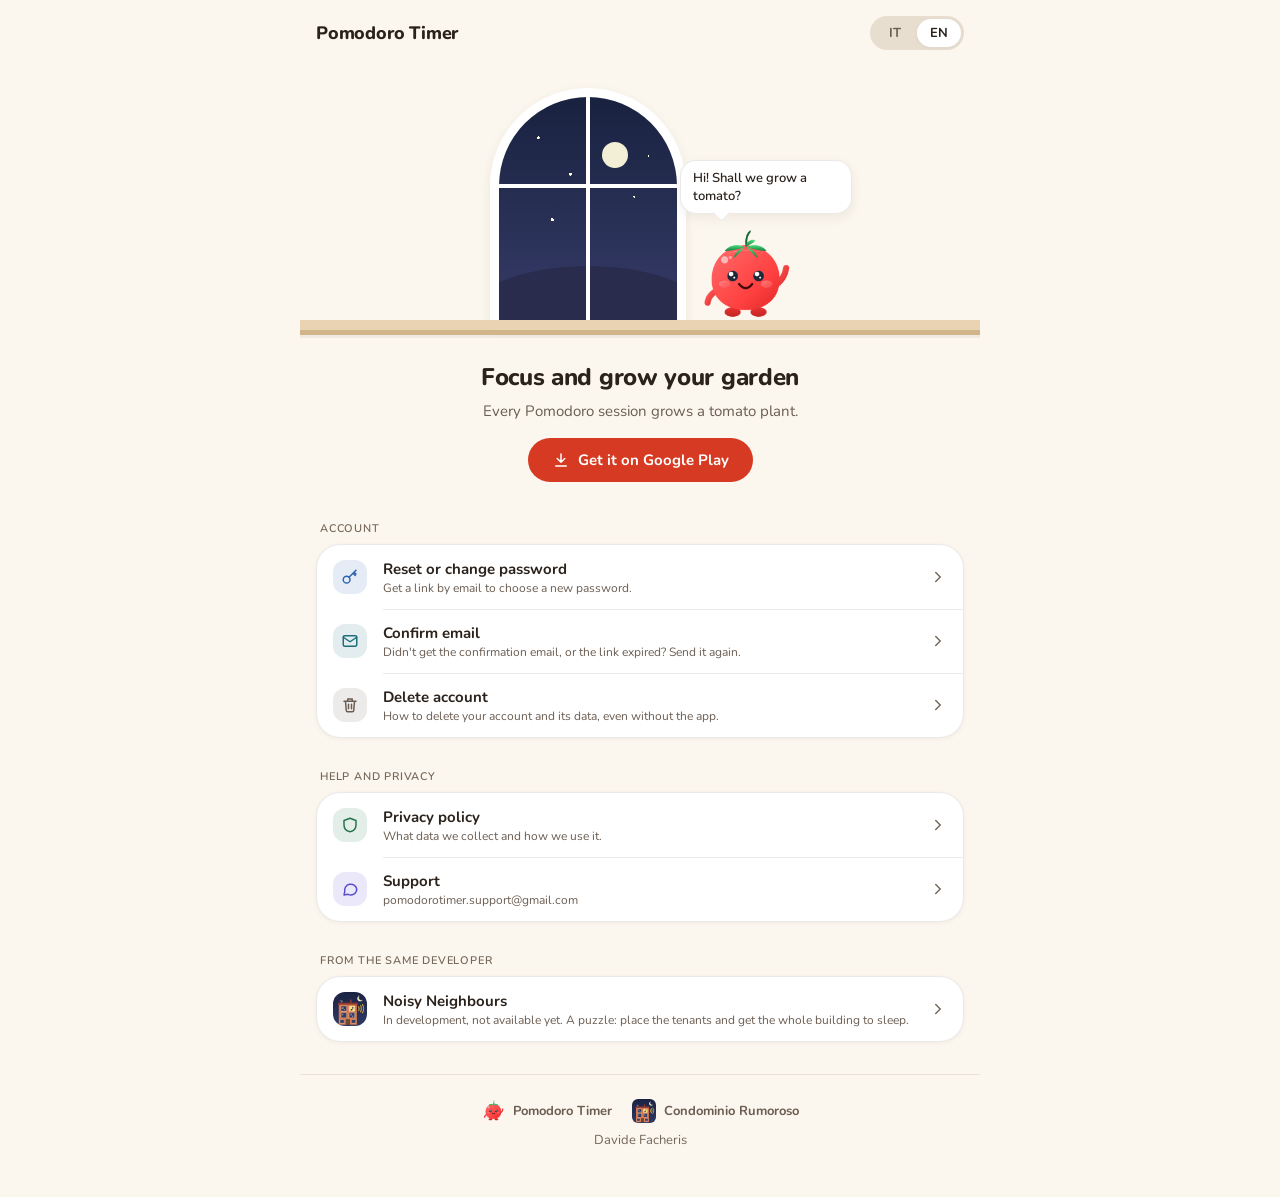
<file: index.html>
<!doctype html>
<html lang="it">
<head>
  <meta charset="utf-8">
  <meta name="viewport" content="width=device-width, initial-scale=1">
  <title>Pomodoro Timer</title>
  <meta name="description" content="Pomodoro Timer: concentrati e fai crescere il tuo orto. Assistenza, account e privacy.">
  <meta name="theme-color" content="#FBF6EE" media="(prefers-color-scheme: light)">
  <meta name="theme-color" content="#17120F" media="(prefers-color-scheme: dark)">
  <link rel="icon" type="image/png" href="/assets/favicon.png">
  <link rel="apple-touch-icon" href="/assets/apple-touch-icon.png">
  <link rel="preload" href="/assets/fonts/Nunito_800ExtraBold.ttf" as="font" type="font/ttf" crossorigin>
  <link rel="stylesheet" href="/assets/site.css?v=4">
</head>
<body class="home-page">
<main>
  <header class="site">
    <a class="home" href="/">Pomodoro Timer</a>
    <nav class="lang-switch"><a href="?lang=it" data-lang="it">IT</a><a href="?lang=en" data-lang="en">EN</a></nav>
  </header>

  <!-- The windowsill of the app: the arched window follows the time of day, Pomodorino stands on the shelf -->
  <section class="sill" data-daylight aria-hidden="true">
    <div class="window">
      <div class="sky"><span class="stars"></span><span class="sun"></span><span class="hill"></span><span class="bar v"></span><span class="bar h"></span></div>
    </div>
    <div class="bubble" data-i18n="greeting">Ciao! Facciamo crescere un pomodoro?</div>
    <img class="mascot" src="/assets/mascot.png" alt="" width="104" height="104">
    <div class="shelf"></div>
  </section>

  <section class="intro">
    <h1 data-i18n="title">Concentrati e fai crescere il tuo orto</h1>
    <p data-i18n="subtitle">Ogni sessione con la tecnica del pomodoro fa crescere una pianta di pomodoro.</p>
    <a class="button" href="https://play.google.com/store/apps/details?id=com.davidefacheris.pomodoro">
      <svg viewBox="0 0 24 24" fill="none" stroke="currentColor" stroke-width="2" stroke-linecap="round" stroke-linejoin="round" aria-hidden="true"><path d="M12 4v11m-5-5 5 5 5-5M5 20h14"/></svg>
      <span data-i18n="playTitle">Scarica su Google Play</span>
    </a>
  </section>

  <div>
    <div class="overline" data-i18n="sectionAccount">Account</div>
    <nav class="list">
      <a class="row" href="/reset-password/">
        <span class="tile device"><svg viewBox="0 0 24 24" fill="none" stroke="currentColor" stroke-width="2" stroke-linecap="round" stroke-linejoin="round" aria-hidden="true"><circle cx="7.5" cy="15.5" r="4.5"/><path d="M10.7 12.3 20 3m-4 4 3 3m-1.5-4.5L20 8"/></svg></span>
        <span class="row-text"><strong data-i18n="resetTitle">Reimposta o cambia password</strong><span data-i18n="resetText">Ricevi via email un link per scegliere una nuova password.</span></span>
        <svg class="chevron" viewBox="0 0 24 24" fill="none" stroke="currentColor" stroke-width="2" stroke-linecap="round" stroke-linejoin="round" aria-hidden="true"><path d="m9 6 6 6-6 6"/></svg>
      </a>
      <a class="row" href="/auth/confirm/">
        <span class="tile timer"><svg viewBox="0 0 24 24" fill="none" stroke="currentColor" stroke-width="2" stroke-linecap="round" stroke-linejoin="round" aria-hidden="true"><rect x="3" y="5" width="18" height="14" rx="2"/><path d="m3 7 9 6 9-6"/></svg></span>
        <span class="row-text"><strong data-i18n="confirmTitle">Conferma email</strong><span data-i18n="confirmText">Non hai ricevuto l'email di conferma o il link è scaduto? Inviala di nuovo.</span></span>
        <svg class="chevron" viewBox="0 0 24 24" fill="none" stroke="currentColor" stroke-width="2" stroke-linecap="round" stroke-linejoin="round" aria-hidden="true"><path d="m9 6 6 6-6 6"/></svg>
      </a>
      <a class="row" href="/delete-account/">
        <span class="tile"><svg viewBox="0 0 24 24" fill="none" stroke="currentColor" stroke-width="2" stroke-linecap="round" stroke-linejoin="round" aria-hidden="true"><path d="M4 7h16M10 11v6m4-6v6M6 7l1 12a2 2 0 0 0 2 2h6a2 2 0 0 0 2-2l1-12M9 7V4h6v3"/></svg></span>
        <span class="row-text"><strong data-i18n="deleteTitle">Elimina account</strong><span data-i18n="deleteText">Come eliminare l'account e i dati associati, anche senza l'app.</span></span>
        <svg class="chevron" viewBox="0 0 24 24" fill="none" stroke="currentColor" stroke-width="2" stroke-linecap="round" stroke-linejoin="round" aria-hidden="true"><path d="m9 6 6 6-6 6"/></svg>
      </a>
    </nav>
  </div>

  <div>
    <div class="overline" data-i18n="sectionHelp">Aiuto e privacy</div>
    <nav class="list">
      <a class="row" href="/privacy/">
        <span class="tile nature"><svg viewBox="0 0 24 24" fill="none" stroke="currentColor" stroke-width="2" stroke-linecap="round" stroke-linejoin="round" aria-hidden="true"><path d="M12 3 4 6v6c0 5 3.5 8 8 9 4.5-1 8-4 8-9V6z"/></svg></span>
        <span class="row-text"><strong data-i18n="privacyTitle">Privacy policy</strong><span data-i18n="privacyText">Quali dati raccogliamo e come li usiamo.</span></span>
        <svg class="chevron" viewBox="0 0 24 24" fill="none" stroke="currentColor" stroke-width="2" stroke-linecap="round" stroke-linejoin="round" aria-hidden="true"><path d="m9 6 6 6-6 6"/></svg>
      </a>
      <a class="row" href="mailto:pomodorotimer.support@gmail.com?subject=Pomodoro%20Timer">
        <span class="tile info"><svg viewBox="0 0 24 24" fill="none" stroke="currentColor" stroke-width="2" stroke-linecap="round" stroke-linejoin="round" aria-hidden="true"><path d="M21 12a8 8 0 0 1-11.6 7.1L4 20l1-4.6A8 8 0 1 1 21 12z"/></svg></span>
        <span class="row-text"><strong data-i18n="supportTitle">Assistenza</strong><span>pomodorotimer.support@gmail.com</span></span>
        <svg class="chevron" viewBox="0 0 24 24" fill="none" stroke="currentColor" stroke-width="2" stroke-linecap="round" stroke-linejoin="round" aria-hidden="true"><path d="m9 6 6 6-6 6"/></svg>
      </a>
    </nav>
  </div>

  <div>
    <div class="overline" data-i18n="sectionApps">Dallo stesso sviluppatore</div>
    <nav class="list">
      <a class="row" href="/condominio/">
        <img class="app-icon" src="/condominio/assets/icon.png" alt="" width="34" height="34">
        <span class="row-text"><strong data-i18n="condoTitle">Condominio Rumoroso</strong><span data-i18n="condoText">In sviluppo, non ancora disponibile. Un rompicapo: sistema gli inquilini e fai dormire tutto il palazzo.</span></span>
        <svg class="chevron" viewBox="0 0 24 24" fill="none" stroke="currentColor" stroke-width="2" stroke-linecap="round" stroke-linejoin="round" aria-hidden="true"><path d="m9 6 6 6-6 6"/></svg>
      </a>
    </nav>
  </div>
</main>
<footer class="apps">
  <a href="/"><img src="/assets/mascot.png" alt="" width="24" height="24">Pomodoro Timer</a>
  <a href="/condominio/"><img src="/condominio/assets/icon.png" alt="" width="24" height="24">Condominio Rumoroso</a>
  <span class="by">Davide Facheris</span>
</footer>
<script src="/assets/site.js?v=3"></script>
<script>
  PomodoroSite.translate({
    it: {
      pageTitle: 'Pomodoro Timer',
      greeting: 'Ciao! Facciamo crescere un pomodoro?',
      title: 'Concentrati e fai crescere il tuo orto',
      subtitle: 'Ogni sessione con la tecnica del pomodoro fa crescere una pianta di pomodoro.',
      playTitle: 'Scarica su Google Play',
      sectionAccount: 'Account',
      resetTitle: 'Reimposta o cambia password',
      resetText: 'Ricevi via email un link per scegliere una nuova password.',
      confirmTitle: 'Conferma email',
      confirmText: "Non hai ricevuto l'email di conferma o il link è scaduto? Inviala di nuovo.",
      deleteTitle: 'Elimina account',
      deleteText: "Come eliminare l'account e i dati associati, anche senza l'app.",
      sectionHelp: 'Aiuto e privacy',
      privacyTitle: 'Privacy policy',
      privacyText: 'Quali dati raccogliamo e come li usiamo.',
      supportTitle: 'Assistenza',
      sectionApps: 'Dallo stesso sviluppatore',
      condoTitle: 'Condominio Rumoroso',
      condoText: 'In sviluppo, non ancora disponibile. Un rompicapo: sistema gli inquilini e fai dormire tutto il palazzo.',
    },
    en: {
      pageTitle: 'Pomodoro Timer',
      greeting: 'Hi! Shall we grow a tomato?',
      title: 'Focus and grow your garden',
      subtitle: 'Every Pomodoro session grows a tomato plant.',
      playTitle: 'Get it on Google Play',
      sectionAccount: 'Account',
      resetTitle: 'Reset or change password',
      resetText: 'Get a link by email to choose a new password.',
      confirmTitle: 'Confirm email',
      confirmText: "Didn't get the confirmation email, or the link expired? Send it again.",
      deleteTitle: 'Delete account',
      deleteText: 'How to delete your account and its data, even without the app.',
      sectionHelp: 'Help and privacy',
      privacyTitle: 'Privacy policy',
      privacyText: 'What data we collect and how we use it.',
      supportTitle: 'Support',
      sectionApps: 'From the same developer',
      condoTitle: 'Noisy Neighbours',
      condoText: 'In development, not available yet. A puzzle: place the tenants and get the whole building to sleep.',
    },
  });
</script>
</body>
</html>
</file>
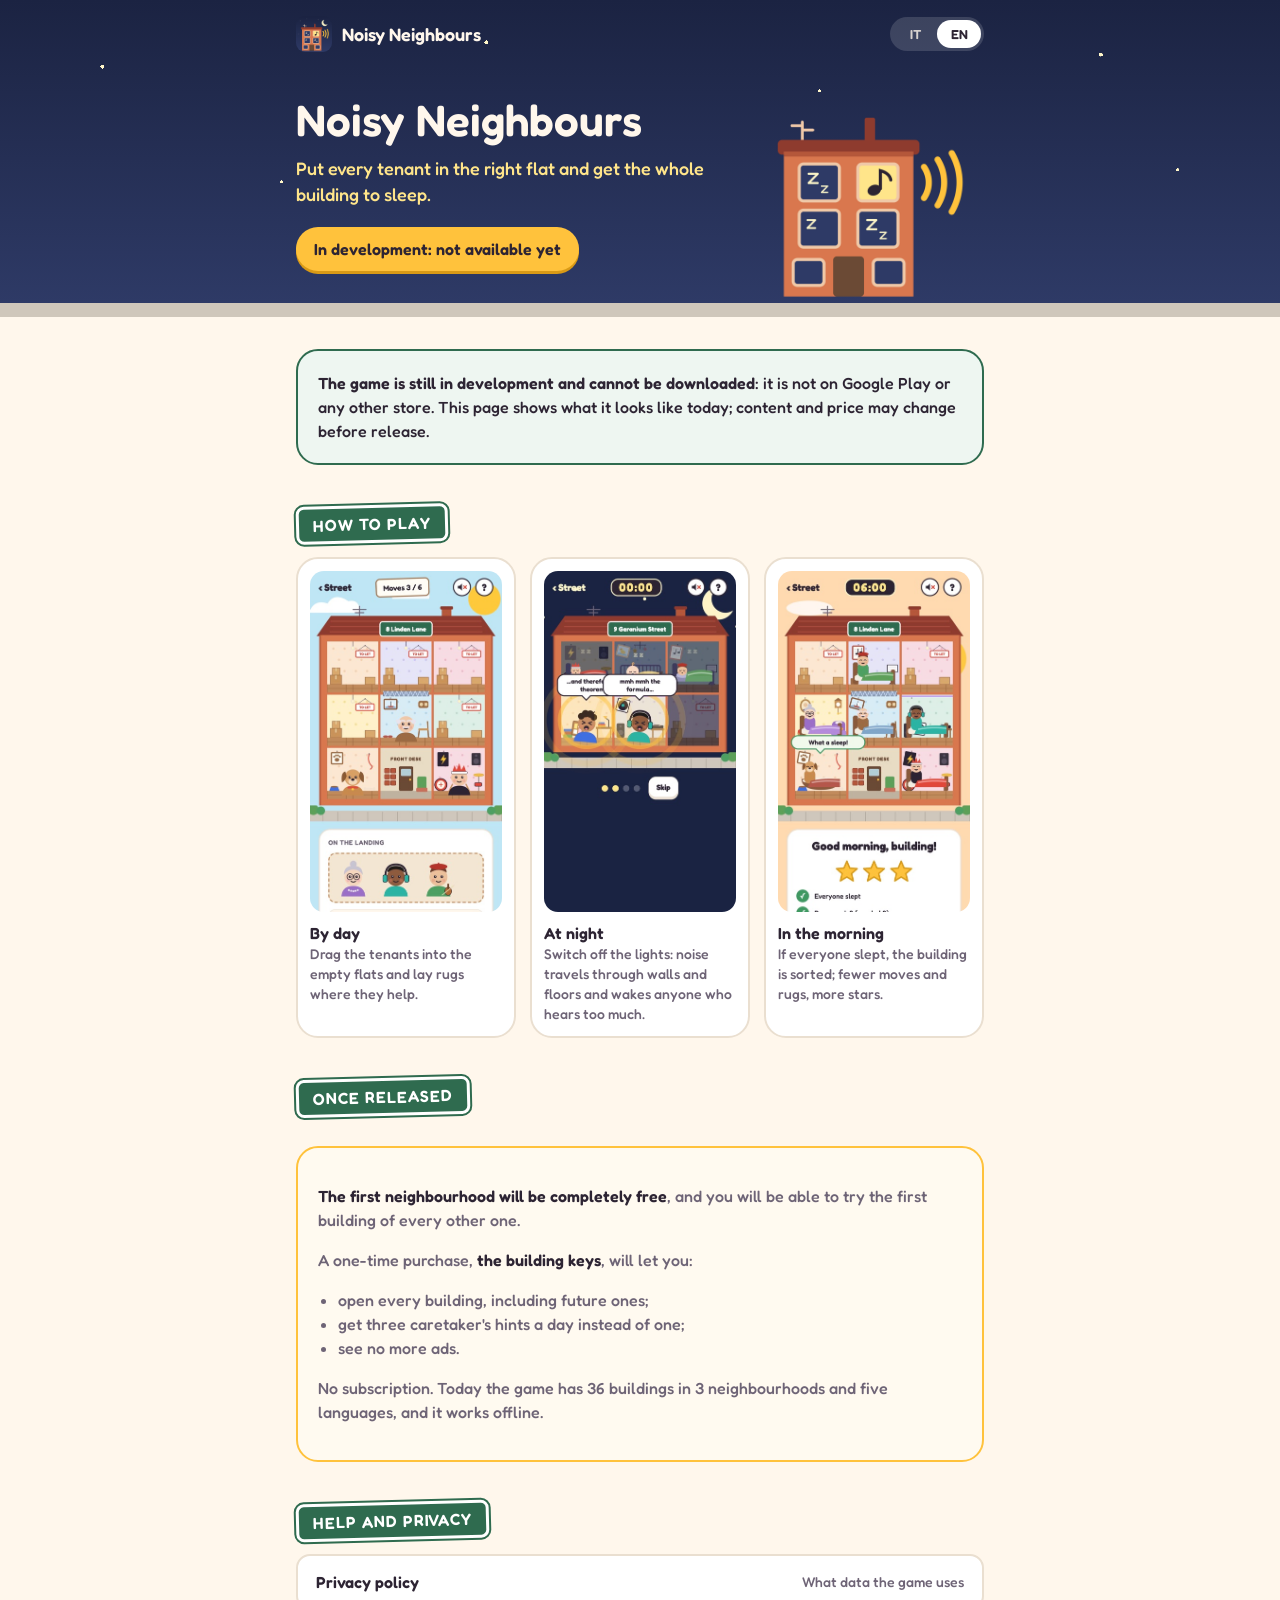
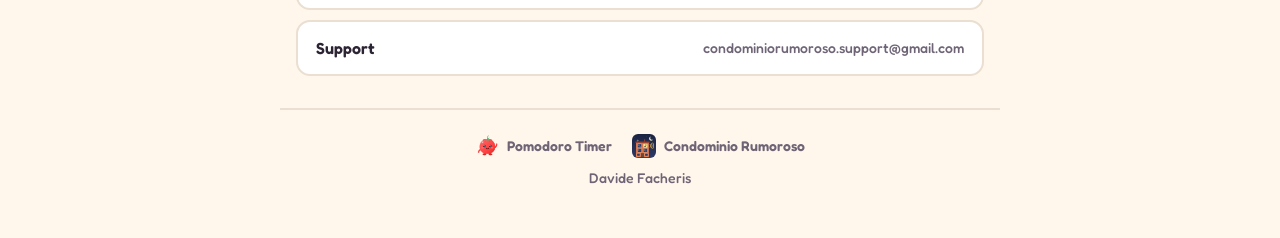
<file: condominio/index.html>
<!doctype html>
<html lang="it">
<head>
  <meta charset="utf-8">
  <meta name="viewport" content="width=device-width, initial-scale=1">
  <title>Condominio Rumoroso</title>
  <meta name="description" content="Condominio Rumoroso: sistema gli inquilini nelle stanze giuste e fai dormire tutto il palazzo. Un rompicapo per Android.">
  <meta name="theme-color" content="#1B2342">
  <link rel="icon" type="image/png" href="/condominio/assets/icon.png">
  <link rel="apple-touch-icon" href="/condominio/assets/icon.png">
  <link rel="preload" href="/condominio/assets/fonts/Fredoka_600SemiBold.ttf" as="font" type="font/ttf" crossorigin>
  <link rel="stylesheet" href="/condominio/assets/condominio.css?v=3">
</head>
<body>
<div class="night">
  <div class="inner">
    <header class="site">
      <a class="home" href="/condominio/"><img src="/condominio/assets/icon.png" alt="" width="36" height="36"><span data-i18n="name">Condominio Rumoroso</span></a>
      <nav class="lang-switch"><a href="?lang=it" data-lang="it">IT</a><a href="?lang=en" data-lang="en">EN</a></nav>
    </header>
    <section class="hero">
      <div>
        <h1 data-i18n="name">Condominio Rumoroso</h1>
        <p data-i18n="tagline">Sistema gli inquilini nelle stanze giuste e fai dormire tutto il palazzo.</p>
        <span class="badge" data-i18n="soon">In sviluppo: non ancora disponibile</span>
      </div>
      <img class="building" src="/condominio/assets/palazzo.png" alt="" width="240" height="240">
    </section>
  </div>
</div>

<main>
  <section class="card dev" lang="it">
    <p><strong>Il gioco è ancora in sviluppo e non si può scaricare</strong>: non è su Google Play né su altri store.
      Questa pagina mostra com'è oggi; contenuti e prezzo possono cambiare prima dell'uscita.</p>
  </section>
  <section class="card dev" lang="en" hidden>
    <p><strong>The game is still in development and cannot be downloaded</strong>: it is not on Google Play or any other store.
      This page shows what it looks like today; content and price may change before release.</p>
  </section>

  <div class="sign" data-i18n="howTitle">Come si gioca</div>
  <div class="steps">
    <figure class="step">
      <img lang="it" src="/condominio/assets/shots/it-2-giorno.jpg" alt="Il palazzo di giorno, con gli inquilini da sistemare sul pianerottolo" width="360" height="640" loading="lazy">
      <img lang="en" src="/condominio/assets/shots/en-2-giorno.jpg" alt="The building by day, with the tenants waiting on the landing" width="360" height="640" loading="lazy" hidden>
      <figcaption><strong data-i18n="step1Title">Di giorno</strong><span data-i18n="step1Text">Trascina gli inquilini nelle stanze libere e stendi i tappeti dove servono.</span></figcaption>
    </figure>
    <figure class="step">
      <img lang="it" src="/condominio/assets/shots/it-3-notte.jpg" alt="La notte: il rumore sveglia due inquilini" width="360" height="640" loading="lazy">
      <img lang="en" src="/condominio/assets/shots/en-3-notte.jpg" alt="The night: the noise wakes two tenants" width="360" height="640" loading="lazy" hidden>
      <figcaption><strong data-i18n="step2Title">Di notte</strong><span data-i18n="step2Text">Spegni le luci: il rumore passa da muri e pavimenti e sveglia chi sente troppo.</span></figcaption>
    </figure>
    <figure class="step">
      <img lang="it" src="/condominio/assets/shots/it-5-stelle.jpg" alt="Il mattino: tutti hanno dormito e arrivano tre stelle" width="360" height="640" loading="lazy">
      <img lang="en" src="/condominio/assets/shots/en-5-stelle.jpg" alt="The morning: everyone slept and three stars arrive" width="360" height="640" loading="lazy" hidden>
      <figcaption><strong data-i18n="step3Title">Al mattino</strong><span data-i18n="step3Text">Se dormono tutti il palazzo è sistemato; meno mosse e tappeti, più stelle.</span></figcaption>
    </figure>
  </div>

  <div class="sign" data-i18n="freeTitle">Quando uscirà</div>
  <section class="card keys" lang="it">
    <p><strong>Il primo quartiere sarà tutto gratuito</strong>, e di ogni altro quartiere si potrà provare il primo palazzo.</p>
    <p>Con un acquisto unico, <strong>le chiavi del condominio</strong>, si potrà:</p>
    <ul>
      <li>aprire tutti i palazzi, anche quelli che arriveranno;</li>
      <li>avere tre aiuti del portiere al giorno invece di uno;</li>
      <li>non vedere più annunci.</li>
    </ul>
    <p>Nessun abbonamento. Oggi il gioco ha 36 palazzi in 3 quartieri e cinque lingue, e funziona anche offline.</p>
  </section>
  <section class="card keys" lang="en" hidden>
    <p><strong>The first neighbourhood will be completely free</strong>, and you will be able to try the first building of every other one.</p>
    <p>A one-time purchase, <strong>the building keys</strong>, will let you:</p>
    <ul>
      <li>open every building, including future ones;</li>
      <li>get three caretaker's hints a day instead of one;</li>
      <li>see no more ads.</li>
    </ul>
    <p>No subscription. Today the game has 36 buildings in 3 neighbourhoods and five languages, and it works offline.</p>
  </section>

  <div class="sign" data-i18n="helpTitle">Aiuto e privacy</div>
  <nav class="links">
    <a href="/condominio/privacy/"><strong data-i18n="privacyTitle">Informativa sulla privacy</strong><span data-i18n="privacyText">Quali dati usa il gioco</span></a>
    <a href="mailto:condominiorumoroso.support@gmail.com?subject=Condominio%20Rumoroso"><strong data-i18n="supportTitle">Assistenza</strong><span>condominiorumoroso.support@gmail.com</span></a>
  </nav>
</main>

<footer class="apps">
  <a href="/"><img src="/assets/mascot.png" alt="" width="24" height="24">Pomodoro Timer</a>
  <a href="/condominio/"><img src="/condominio/assets/icon.png" alt="" width="24" height="24">Condominio Rumoroso</a>
  <span class="by">Davide Facheris</span>
</footer>
<script src="/assets/site.js?v=3"></script>
<script>
  PomodoroSite.translate({
    it: {
      pageTitle: 'Condominio Rumoroso',
      name: 'Condominio Rumoroso',
      tagline: 'Sistema gli inquilini nelle stanze giuste e fai dormire tutto il palazzo.',
      soon: 'In sviluppo: non ancora disponibile',
      howTitle: 'Come si gioca',
      step1Title: 'Di giorno',
      step1Text: 'Trascina gli inquilini nelle stanze libere e stendi i tappeti dove servono.',
      step2Title: 'Di notte',
      step2Text: 'Spegni le luci: il rumore passa da muri e pavimenti e sveglia chi sente troppo.',
      step3Title: 'Al mattino',
      step3Text: 'Se dormono tutti il palazzo è sistemato; meno mosse e tappeti, più stelle.',
      freeTitle: 'Quando uscirà',
      helpTitle: 'Aiuto e privacy',
      privacyTitle: 'Informativa sulla privacy',
      privacyText: 'Quali dati usa il gioco',
      supportTitle: 'Assistenza',
    },
    en: {
      pageTitle: 'Noisy Neighbours',
      name: 'Noisy Neighbours',
      tagline: 'Put every tenant in the right flat and get the whole building to sleep.',
      soon: 'In development: not available yet',
      howTitle: 'How to play',
      step1Title: 'By day',
      step1Text: 'Drag the tenants into the empty flats and lay rugs where they help.',
      step2Title: 'At night',
      step2Text: 'Switch off the lights: noise travels through walls and floors and wakes anyone who hears too much.',
      step3Title: 'In the morning',
      step3Text: 'If everyone slept, the building is sorted; fewer moves and rugs, more stars.',
      freeTitle: 'Once released',
      helpTitle: 'Help and privacy',
      privacyTitle: 'Privacy policy',
      privacyText: 'What data the game uses',
      supportTitle: 'Support',
    },
  });
</script>
</body>
</html>
</file>
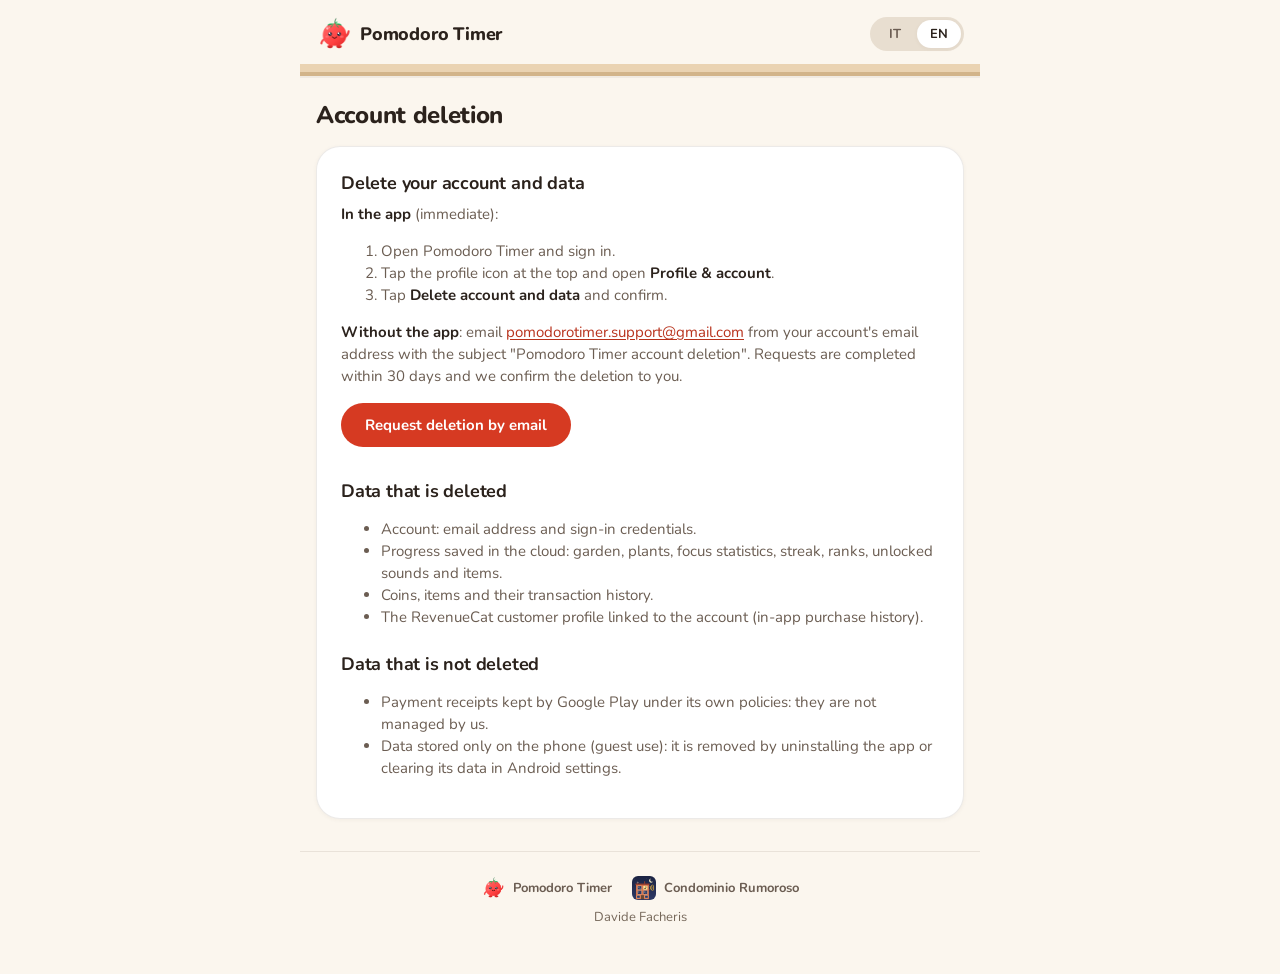
<file: delete-account/index.html>
<!doctype html>
<html lang="it">
<head>
  <meta charset="utf-8">
  <meta name="viewport" content="width=device-width, initial-scale=1">
  <title>Pomodoro Timer — Eliminazione account</title>
  <meta name="description" content="Come eliminare l'account di Pomodoro Timer e i dati associati. How to delete your Pomodoro Timer account and associated data.">
  <meta name="theme-color" content="#FBF6EE" media="(prefers-color-scheme: light)">
  <meta name="theme-color" content="#17120F" media="(prefers-color-scheme: dark)">
  <link rel="icon" type="image/png" href="/assets/favicon.png">
  <link rel="apple-touch-icon" href="/assets/apple-touch-icon.png">
  <link rel="stylesheet" href="/assets/site.css?v=4">
</head>
<body>
<main>
  <header class="site">
    <a class="home" href="/"><img src="/assets/mascot.png" alt="" width="36" height="36">Pomodoro Timer</a>
    <nav class="lang-switch"><a href="?lang=it" data-lang="it">IT</a><a href="?lang=en" data-lang="en">EN</a></nav>
  </header>
  <h1 data-i18n="title">Eliminazione account</h1>

  <section class="card" id="it" lang="it">
    <h2>Eliminare l'account e i dati</h2>
    <p><strong>Dall'app</strong> (immediato):</p>
    <ol>
      <li>Apri Pomodoro Timer ed effettua l'accesso.</li>
      <li>Tocca l'icona del profilo in alto e apri <strong>Profilo &amp; account</strong>.</li>
      <li>Tocca <strong>Elimina account e dati</strong> e conferma.</li>
    </ol>
    <p><strong>Senza l'app</strong>: scrivi dall'indirizzo email del tuo account a
      <a href="mailto:pomodorotimer.support@gmail.com?subject=Eliminazione%20account%20Pomodoro%20Timer">pomodorotimer.support@gmail.com</a>
      con oggetto «Eliminazione account Pomodoro Timer». La richiesta viene completata entro 30 giorni e ti confermiamo l'avvenuta eliminazione.</p>
    <a class="button" href="mailto:pomodorotimer.support@gmail.com?subject=Eliminazione%20account%20Pomodoro%20Timer">Richiedi l'eliminazione via email</a>

    <h2>Dati eliminati</h2>
    <ul>
      <li>Account: indirizzo email e credenziali di accesso.</li>
      <li>Progressi salvati nel cloud: giardino, piante, statistiche di concentrazione, serie, ranghi, suoni e oggetti sbloccati.</li>
      <li>Monete, oggetti e lo storico dei loro movimenti.</li>
      <li>Il profilo cliente presso RevenueCat collegato all'account (storico acquisti in-app).</li>
    </ul>

    <h2>Dati non eliminati</h2>
    <ul>
      <li>Le ricevute dei pagamenti conservate da Google Play secondo le sue norme: non sono gestite da noi.</li>
      <li>I dati salvati solo sul telefono (uso come ospite): si eliminano disinstallando l'app o cancellandone i dati dalle impostazioni di Android.</li>
    </ul>
  </section>

  <section class="card" id="en" lang="en" hidden>
    <h2>Delete your account and data</h2>
    <p><strong>In the app</strong> (immediate):</p>
    <ol>
      <li>Open Pomodoro Timer and sign in.</li>
      <li>Tap the profile icon at the top and open <strong>Profile &amp; account</strong>.</li>
      <li>Tap <strong>Delete account and data</strong> and confirm.</li>
    </ol>
    <p><strong>Without the app</strong>: email
      <a href="mailto:pomodorotimer.support@gmail.com?subject=Pomodoro%20Timer%20account%20deletion">pomodorotimer.support@gmail.com</a>
      from your account's email address with the subject "Pomodoro Timer account deletion". Requests are completed within 30 days and we confirm the deletion to you.</p>
    <a class="button" href="mailto:pomodorotimer.support@gmail.com?subject=Pomodoro%20Timer%20account%20deletion">Request deletion by email</a>

    <h2>Data that is deleted</h2>
    <ul>
      <li>Account: email address and sign-in credentials.</li>
      <li>Progress saved in the cloud: garden, plants, focus statistics, streak, ranks, unlocked sounds and items.</li>
      <li>Coins, items and their transaction history.</li>
      <li>The RevenueCat customer profile linked to the account (in-app purchase history).</li>
    </ul>

    <h2>Data that is not deleted</h2>
    <ul>
      <li>Payment receipts kept by Google Play under its own policies: they are not managed by us.</li>
      <li>Data stored only on the phone (guest use): it is removed by uninstalling the app or clearing its data in Android settings.</li>
    </ul>
  </section>
</main>
<footer class="apps">
  <a href="/"><img src="/assets/mascot.png" alt="" width="24" height="24">Pomodoro Timer</a>
  <a href="/condominio/"><img src="/condominio/assets/icon.png" alt="" width="24" height="24">Condominio Rumoroso</a>
  <span class="by">Davide Facheris</span>
</footer>
<script src="/assets/site.js?v=3"></script>
<script>
  PomodoroSite.translate({
    it: { pageTitle: 'Pomodoro Timer — Eliminazione account', title: 'Eliminazione account' },
    en: { pageTitle: 'Pomodoro Timer — Account deletion', title: 'Account deletion' },
  });
</script>
</body>
</html>
</file>
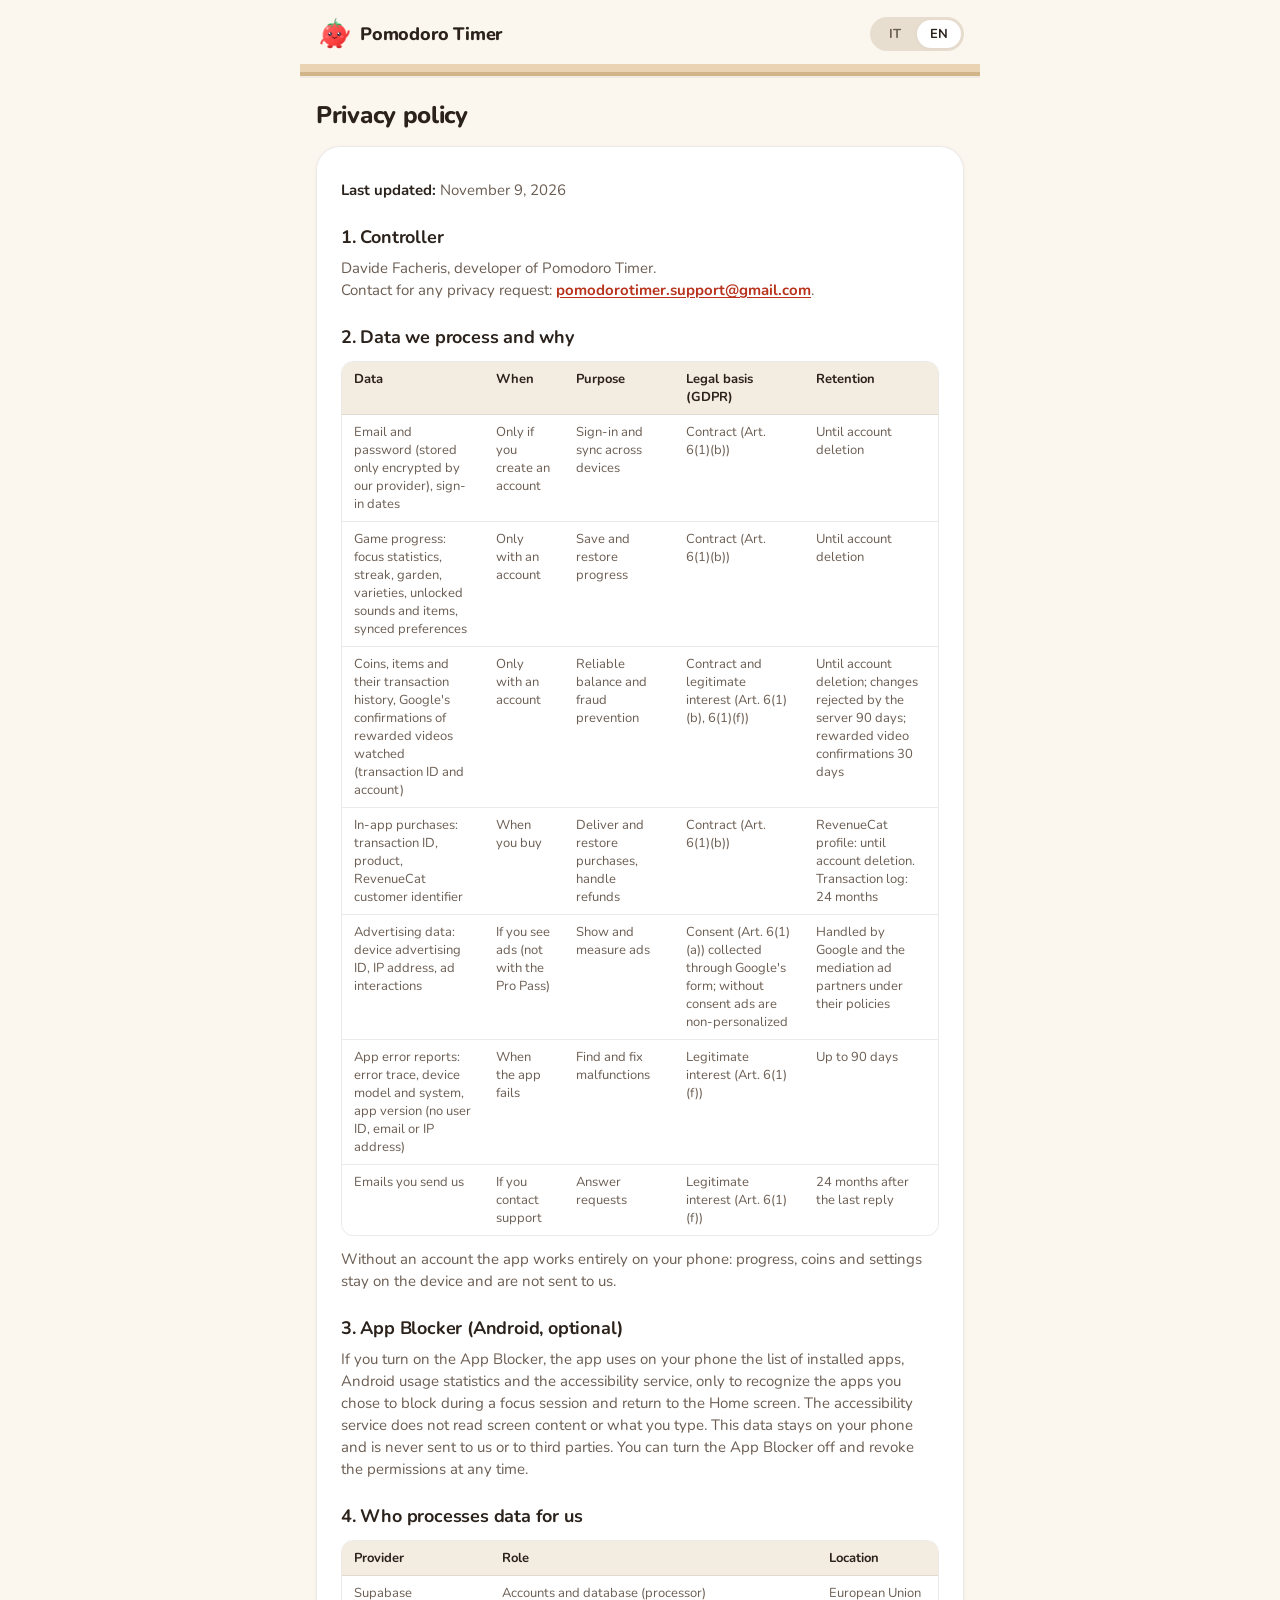
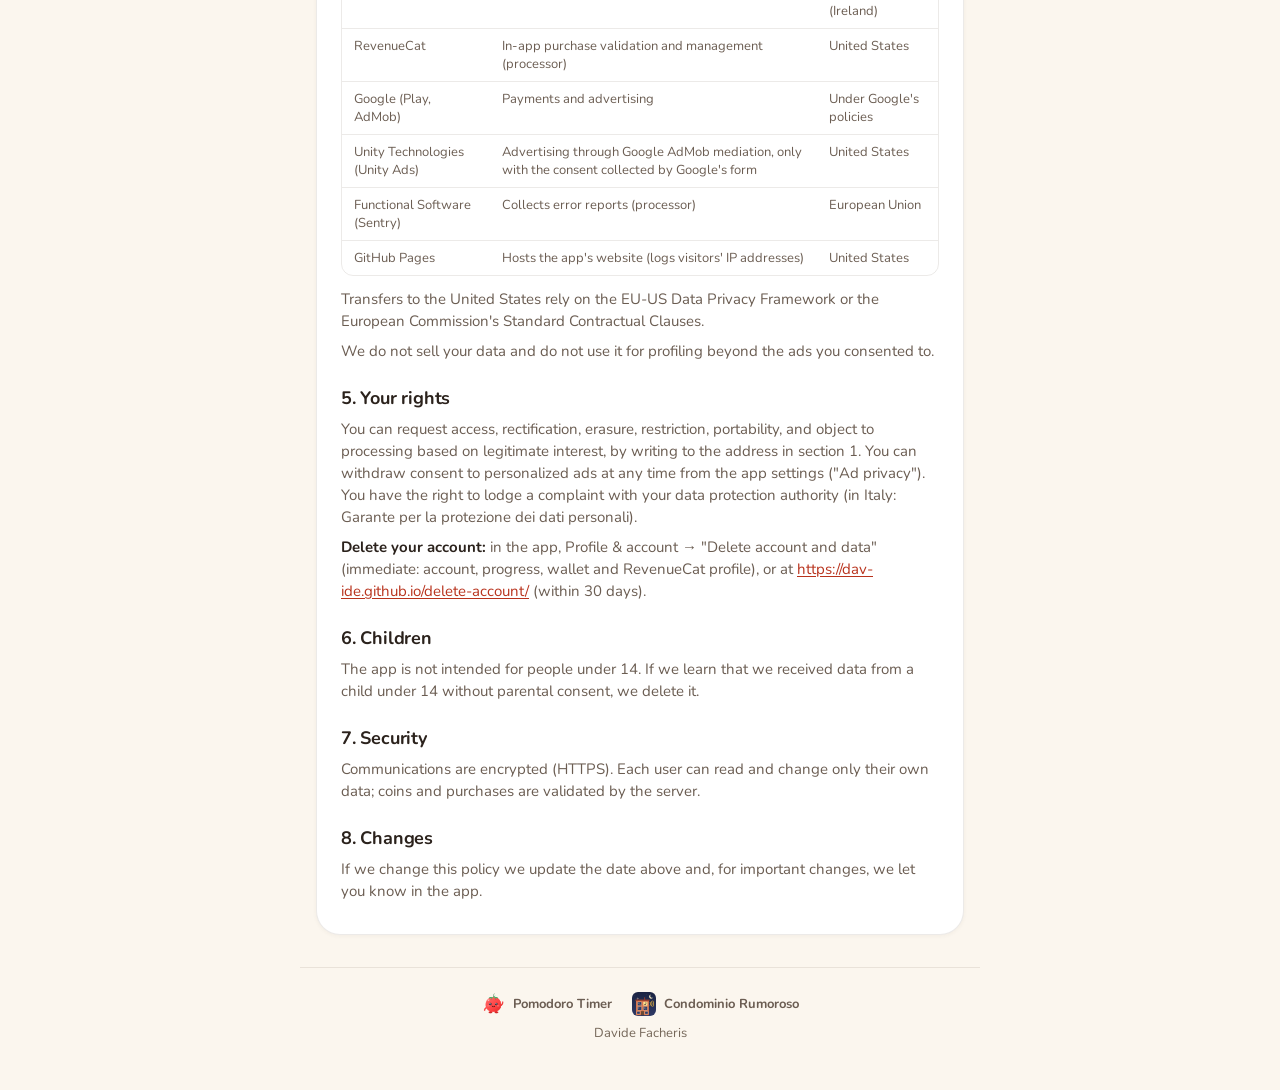
<file: privacy/index.html>
<!doctype html>
<html lang="it">
<head>
  <meta charset="utf-8">
  <meta name="viewport" content="width=device-width, initial-scale=1">
  <title>Pomodoro Timer — Privacy policy</title>
  <meta name="description" content="Informativa sulla privacy di Pomodoro Timer. Privacy policy of Pomodoro Timer.">
  <meta name="theme-color" content="#FBF6EE" media="(prefers-color-scheme: light)">
  <meta name="theme-color" content="#17120F" media="(prefers-color-scheme: dark)">
  <link rel="icon" type="image/png" href="/assets/favicon.png">
  <link rel="apple-touch-icon" href="/assets/apple-touch-icon.png">
  <link rel="stylesheet" href="/assets/site.css?v=4">
</head>
<body>
<main>
  <!-- Generated from PRIVACY.md: edit that file and regenerate this page -->
  <header class="site">
    <a class="home" href="/"><img src="/assets/mascot.png" alt="" width="36" height="36">Pomodoro Timer</a>
    <nav class="lang-switch"><a href="?lang=it" data-lang="it">IT</a><a href="?lang=en" data-lang="en">EN</a></nav>
  </header>
  <h1>Privacy policy</h1>
  <section class="card" id="it" lang="it">
<p><strong>Ultimo aggiornamento:</strong> 9 novembre 2026</p>
<h2>1. Titolare del trattamento</h2>
<p>Davide Facheris, sviluppatore di Pomodoro Timer.<br>Contatto per ogni richiesta sulla privacy: <strong><a href="mailto:pomodorotimer.support@gmail.com">pomodorotimer.support@gmail.com</a></strong>.</p>
<h2>2. Quali dati trattiamo e perché</h2>
<div class="table-wrap"><table><thead><tr><th>Dati</th><th>Quando</th><th>Finalità</th><th>Base giuridica (GDPR)</th><th>Conservazione</th></tr></thead><tbody><tr><td>Email e password (conservata solo in forma cifrata dal fornitore), date di accesso</td><td>Solo se crei un account</td><td>Accesso e sincronizzazione tra dispositivi</td><td>Contratto (art. 6.1.b)</td><td>Fino alla cancellazione dell'account</td></tr><tr><td>Progressi di gioco: statistiche di concentrazione, serie, giardino, varietà, suoni e oggetti sbloccati, preferenze sincronizzate</td><td>Solo con account</td><td>Salvare e ripristinare i progressi</td><td>Contratto (art. 6.1.b)</td><td>Fino alla cancellazione dell'account</td></tr><tr><td>Monete, oggetti e registro dei loro movimenti, conferme di Google dei video premiati guardati (ID transazione e account)</td><td>Solo con account</td><td>Saldo affidabile e prevenzione delle frodi</td><td>Contratto e legittimo interesse (art. 6.1.b, 6.1.f)</td><td>Fino alla cancellazione dell'account; i movimenti rifiutati dal server 90 giorni; le conferme dei video premiati 30 giorni</td></tr><tr><td>Acquisti in-app: ID transazione, prodotto, identificativo cliente RevenueCat</td><td>Quando acquisti</td><td>Consegnare gli acquisti, ripristinarli, gestire rimborsi</td><td>Contratto (art. 6.1.b)</td><td>Profilo RevenueCat: fino alla cancellazione dell'account. Registro delle transazioni: 24 mesi</td></tr><tr><td>Dati pubblicitari: ID pubblicità del dispositivo, indirizzo IP, interazioni con gli annunci</td><td>Se vedi annunci (non con il Pass Pro)</td><td>Mostrare e misurare gli annunci</td><td>Consenso (art. 6.1.a) raccolto con il modulo di Google; senza consenso gli annunci sono non personalizzati</td><td>Gestita da Google e dai partner pubblicitari della mediazione secondo le loro norme</td></tr><tr><td>Rapporti sugli errori dell'app: traccia dell'errore, modello e sistema del dispositivo, versione dell'app (senza ID utente, email o indirizzo IP)</td><td>Quando l'app va in errore</td><td>Trovare e correggere i malfunzionamenti</td><td>Legittimo interesse (art. 6.1.f)</td><td>Fino a 90 giorni</td></tr><tr><td>Email che ci scrivi</td><td>Se contatti l'assistenza</td><td>Rispondere alle richieste</td><td>Legittimo interesse (art. 6.1.f)</td><td>24 mesi dall'ultima risposta</td></tr></tbody></table></div>
<p>Senza account l'app funziona interamente sul telefono: progressi, monete e impostazioni restano sul dispositivo e non ci vengono inviati.</p>
<h2>3. Blocco app (Android, facoltativo)</h2>
<p>Se attivi il Blocco App, l'app usa sul tuo telefono l'elenco delle app installate, le statistiche di utilizzo di Android e il servizio di accessibilità, solo per riconoscere le app che hai scelto di bloccare durante una sessione di concentrazione e tornare alla schermata Home. Il servizio di accessibilità non legge il contenuto dello schermo né ciò che digiti. Questi dati restano sul telefono e non vengono mai inviati a noi o a terzi. Puoi disattivare il Blocco App e revocare i permessi in qualsiasi momento.</p>
<h2>4. A chi affidiamo i dati</h2>
<div class="table-wrap"><table><thead><tr><th>Fornitore</th><th>Ruolo</th><th>Dove</th></tr></thead><tbody><tr><td>Supabase</td><td>Account e database (responsabile del trattamento)</td><td>Unione europea (Irlanda)</td></tr><tr><td>RevenueCat</td><td>Verifica e gestione degli acquisti in-app (responsabile del trattamento)</td><td>Stati Uniti</td></tr><tr><td>Google (Play, AdMob)</td><td>Pagamenti e pubblicità</td><td>Secondo le norme di Google</td></tr><tr><td>Unity Technologies (Unity Ads)</td><td>Pubblicità tramite la mediazione di Google AdMob, solo con il consenso raccolto dal modulo di Google</td><td>Stati Uniti</td></tr><tr><td>Functional Software (Sentry)</td><td>Raccolta dei rapporti sugli errori (responsabile del trattamento)</td><td>Unione europea</td></tr><tr><td>GitHub Pages</td><td>Ospita il sito dell'app (registra l'indirizzo IP dei visitatori)</td><td>Stati Uniti</td></tr></tbody></table></div>
<p>I trasferimenti verso gli Stati Uniti avvengono sulla base del Data Privacy Framework UE-USA o delle Clausole contrattuali standard della Commissione europea.</p>
<p>Non vendiamo i tuoi dati e non li usiamo per profilazione al di fuori degli annunci a cui hai acconsentito.</p>
<h2>5. I tuoi diritti</h2>
<p>Puoi chiedere accesso, rettifica, cancellazione, limitazione, portabilità dei dati e opporti al trattamento basato sul legittimo interesse, scrivendo all'indirizzo del punto 1. Puoi revocare in ogni momento il consenso agli annunci personalizzati dalle impostazioni dell'app ("Privacy degli annunci"). Hai il diritto di presentare reclamo al Garante per la protezione dei dati personali (<a href="https://www.garanteprivacy.it">www.garanteprivacy.it</a>).</p>
<p><strong>Cancellare l'account:</strong> nell'app, da Profilo &amp; account → "Elimina account e dati" (immediato: account, progressi, portafoglio e profilo RevenueCat), oppure dalla pagina <a href="https://dav-ide.github.io/delete-account/">https://dav-ide.github.io/delete-account/</a> (entro 30 giorni).</p>
<h2>6. Minori</h2>
<p>L'app non è destinata a persone sotto i 14 anni. Se scopriamo di aver ricevuto dati di un minore di 14 anni senza il consenso di chi ne ha la responsabilità genitoriale, li cancelliamo.</p>
<h2>7. Sicurezza</h2>
<p>Le comunicazioni sono cifrate (HTTPS). Ogni utente può leggere e modificare solo i propri dati; monete e acquisti vengono convalidati dal server.</p>
<h2>8. Modifiche</h2>
<p>Se cambiamo questa informativa aggiorniamo la data in alto e, per i cambiamenti importanti, lo segnaliamo nell'app.</p>
  </section>
  <section class="card" id="en" lang="en" hidden>
<p><strong>Last updated:</strong> November 9, 2026</p>
<h2>1. Controller</h2>
<p>Davide Facheris, developer of Pomodoro Timer.<br>Contact for any privacy request: <strong><a href="mailto:pomodorotimer.support@gmail.com">pomodorotimer.support@gmail.com</a></strong>.</p>
<h2>2. Data we process and why</h2>
<div class="table-wrap"><table><thead><tr><th>Data</th><th>When</th><th>Purpose</th><th>Legal basis (GDPR)</th><th>Retention</th></tr></thead><tbody><tr><td>Email and password (stored only encrypted by our provider), sign-in dates</td><td>Only if you create an account</td><td>Sign-in and sync across devices</td><td>Contract (Art. 6(1)(b))</td><td>Until account deletion</td></tr><tr><td>Game progress: focus statistics, streak, garden, varieties, unlocked sounds and items, synced preferences</td><td>Only with an account</td><td>Save and restore progress</td><td>Contract (Art. 6(1)(b))</td><td>Until account deletion</td></tr><tr><td>Coins, items and their transaction history, Google's confirmations of rewarded videos watched (transaction ID and account)</td><td>Only with an account</td><td>Reliable balance and fraud prevention</td><td>Contract and legitimate interest (Art. 6(1)(b), 6(1)(f))</td><td>Until account deletion; changes rejected by the server 90 days; rewarded video confirmations 30 days</td></tr><tr><td>In-app purchases: transaction ID, product, RevenueCat customer identifier</td><td>When you buy</td><td>Deliver and restore purchases, handle refunds</td><td>Contract (Art. 6(1)(b))</td><td>RevenueCat profile: until account deletion. Transaction log: 24 months</td></tr><tr><td>Advertising data: device advertising ID, IP address, ad interactions</td><td>If you see ads (not with the Pro Pass)</td><td>Show and measure ads</td><td>Consent (Art. 6(1)(a)) collected through Google's form; without consent ads are non-personalized</td><td>Handled by Google and the mediation ad partners under their policies</td></tr><tr><td>App error reports: error trace, device model and system, app version (no user ID, email or IP address)</td><td>When the app fails</td><td>Find and fix malfunctions</td><td>Legitimate interest (Art. 6(1)(f))</td><td>Up to 90 days</td></tr><tr><td>Emails you send us</td><td>If you contact support</td><td>Answer requests</td><td>Legitimate interest (Art. 6(1)(f))</td><td>24 months after the last reply</td></tr></tbody></table></div>
<p>Without an account the app works entirely on your phone: progress, coins and settings stay on the device and are not sent to us.</p>
<h2>3. App Blocker (Android, optional)</h2>
<p>If you turn on the App Blocker, the app uses on your phone the list of installed apps, Android usage statistics and the accessibility service, only to recognize the apps you chose to block during a focus session and return to the Home screen. The accessibility service does not read screen content or what you type. This data stays on your phone and is never sent to us or to third parties. You can turn the App Blocker off and revoke the permissions at any time.</p>
<h2>4. Who processes data for us</h2>
<div class="table-wrap"><table><thead><tr><th>Provider</th><th>Role</th><th>Location</th></tr></thead><tbody><tr><td>Supabase</td><td>Accounts and database (processor)</td><td>European Union (Ireland)</td></tr><tr><td>RevenueCat</td><td>In-app purchase validation and management (processor)</td><td>United States</td></tr><tr><td>Google (Play, AdMob)</td><td>Payments and advertising</td><td>Under Google's policies</td></tr><tr><td>Unity Technologies (Unity Ads)</td><td>Advertising through Google AdMob mediation, only with the consent collected by Google's form</td><td>United States</td></tr><tr><td>Functional Software (Sentry)</td><td>Collects error reports (processor)</td><td>European Union</td></tr><tr><td>GitHub Pages</td><td>Hosts the app's website (logs visitors' IP addresses)</td><td>United States</td></tr></tbody></table></div>
<p>Transfers to the United States rely on the EU-US Data Privacy Framework or the European Commission's Standard Contractual Clauses.</p>
<p>We do not sell your data and do not use it for profiling beyond the ads you consented to.</p>
<h2>5. Your rights</h2>
<p>You can request access, rectification, erasure, restriction, portability, and object to processing based on legitimate interest, by writing to the address in section 1. You can withdraw consent to personalized ads at any time from the app settings ("Ad privacy"). You have the right to lodge a complaint with your data protection authority (in Italy: Garante per la protezione dei dati personali).</p>
<p><strong>Delete your account:</strong> in the app, Profile &amp; account → "Delete account and data" (immediate: account, progress, wallet and RevenueCat profile), or at <a href="https://dav-ide.github.io/delete-account/">https://dav-ide.github.io/delete-account/</a> (within 30 days).</p>
<h2>6. Children</h2>
<p>The app is not intended for people under 14. If we learn that we received data from a child under 14 without parental consent, we delete it.</p>
<h2>7. Security</h2>
<p>Communications are encrypted (HTTPS). Each user can read and change only their own data; coins and purchases are validated by the server.</p>
<h2>8. Changes</h2>
<p>If we change this policy we update the date above and, for important changes, we let you know in the app.</p>
  </section>
</main>
<footer class="apps">
  <a href="/"><img src="/assets/mascot.png" alt="" width="24" height="24">Pomodoro Timer</a>
  <a href="/condominio/"><img src="/condominio/assets/icon.png" alt="" width="24" height="24">Condominio Rumoroso</a>
  <span class="by">Davide Facheris</span>
</footer>
<script src="/assets/site.js?v=3"></script>
<script>
  PomodoroSite.translate({
    it: { pageTitle: 'Pomodoro Timer — Privacy policy', title: 'Privacy policy' },
    en: { pageTitle: 'Pomodoro Timer — Privacy policy', title: 'Privacy policy' },
  });
</script>
</body>
</html>
</file>
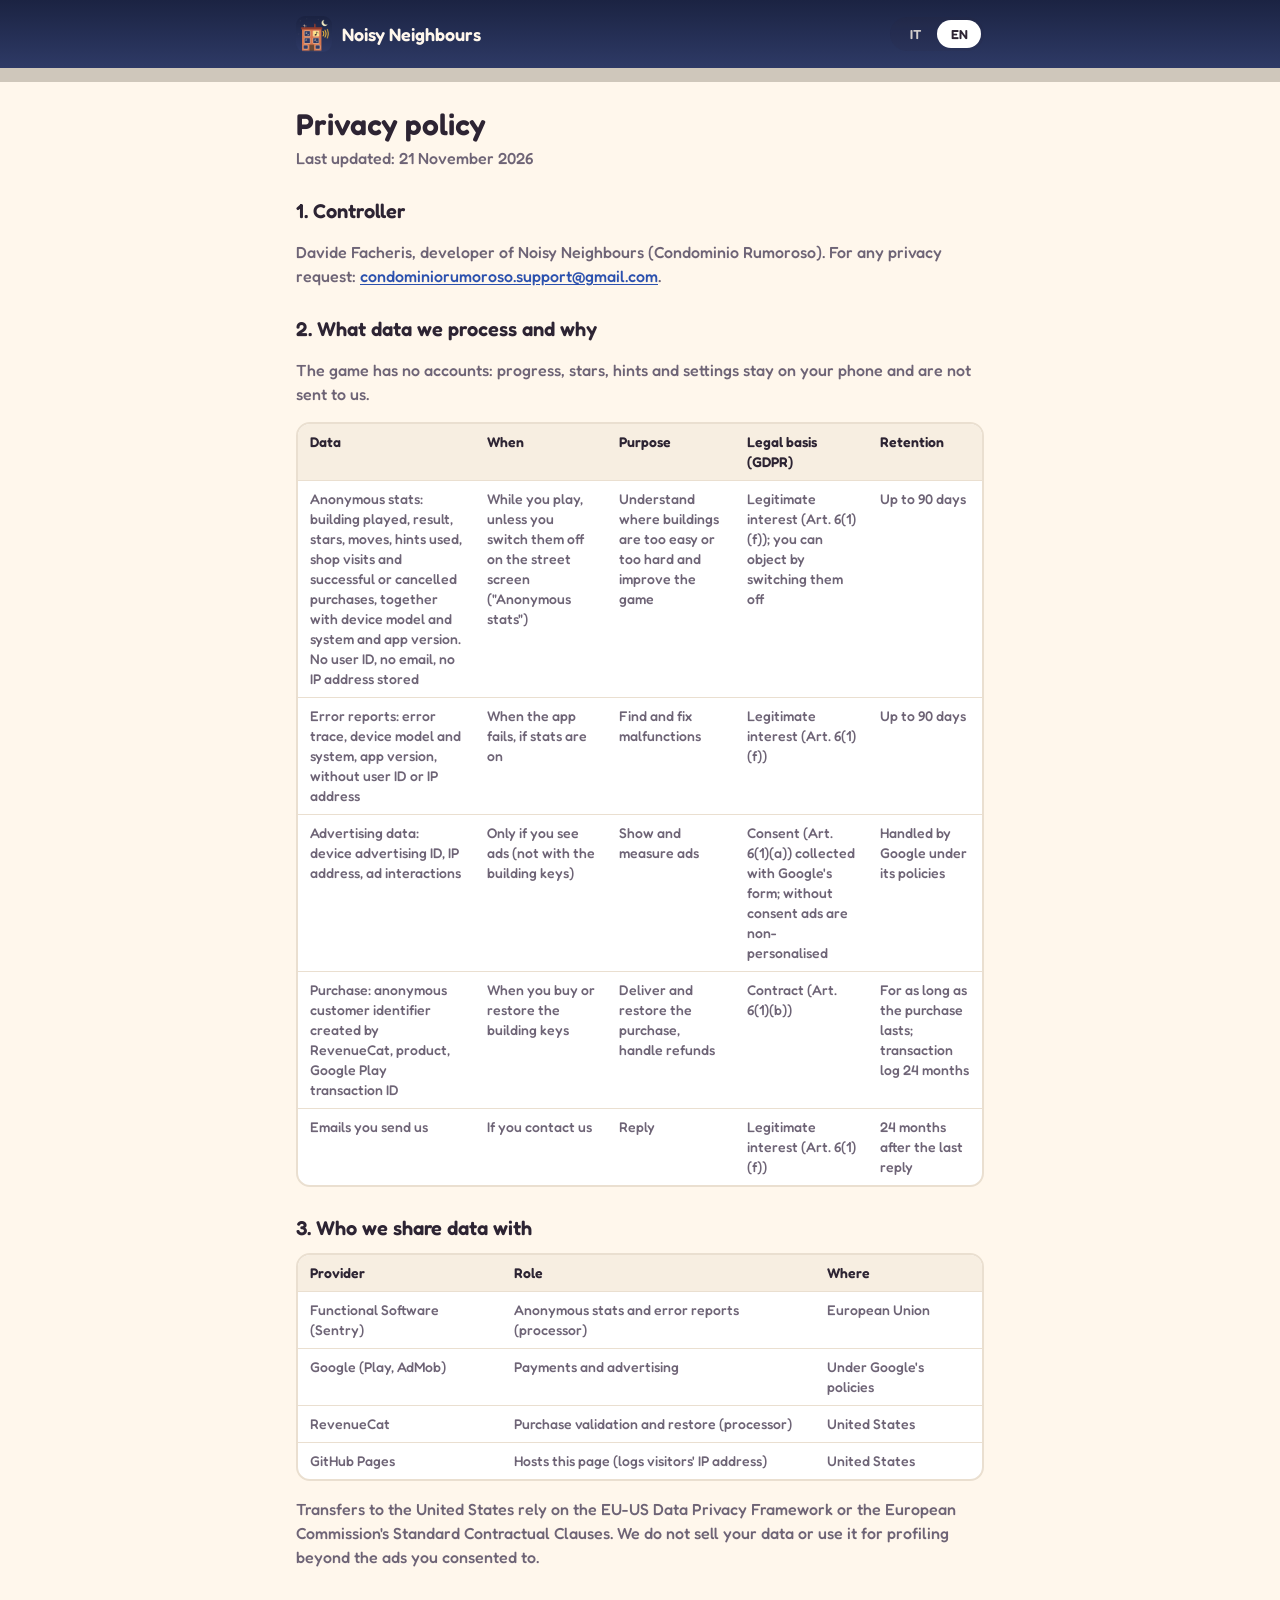
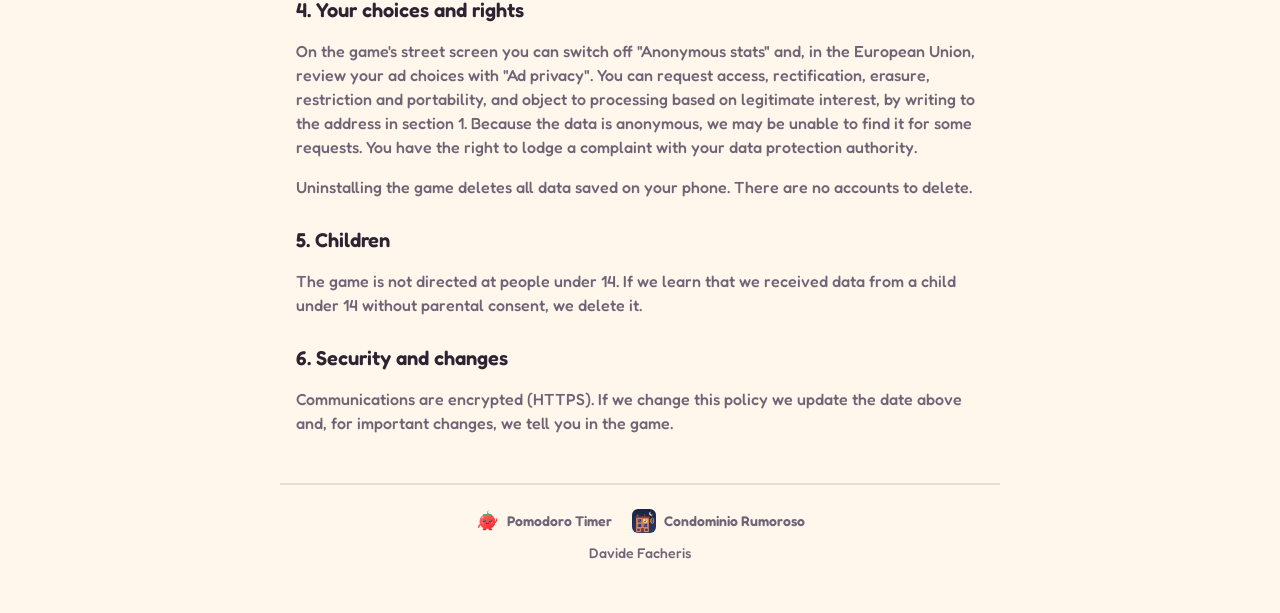
<file: condominio/privacy/index.html>
<!doctype html>
<html lang="it">
<head>
  <meta charset="utf-8">
  <meta name="viewport" content="width=device-width, initial-scale=1">
  <title>Privacy — Condominio Rumoroso</title>
  <meta name="description" content="Informativa sulla privacy di Condominio Rumoroso: quali dati usa il gioco e perché.">
  <meta name="theme-color" content="#1B2342">
  <link rel="icon" type="image/png" href="/condominio/assets/icon.png">
  <link rel="stylesheet" href="/condominio/assets/condominio.css?v=3">
</head>
<body>
<div class="page-head">
  <div class="inner">
    <header class="site">
      <a class="home" href="/condominio/"><img src="/condominio/assets/icon.png" alt="" width="36" height="36"><span data-i18n="name">Condominio Rumoroso</span></a>
      <nav class="lang-switch"><a href="?lang=it" data-lang="it">IT</a><a href="?lang=en" data-lang="en">EN</a></nav>
    </header>
  </div>
</div>
<main class="page">
  <h1 data-i18n="title">Informativa sulla privacy</h1>
  <p class="meta" data-i18n="updated">Ultimo aggiornamento: 21 novembre 2026</p>
  <section id="it" lang="it">
<h2>1. Titolare del trattamento</h2>
<p>Davide Facheris, sviluppatore di Condominio Rumoroso. Per ogni richiesta sulla privacy: <a href="mailto:condominiorumoroso.support@gmail.com">condominiorumoroso.support@gmail.com</a>.</p>

<h2>2. Quali dati trattiamo e perché</h2>
<p>Il gioco non ha account: progressi, stelle, aiuti e impostazioni restano sul telefono e non ci vengono inviati.</p>
<div class="table-wrap"><table>
<tr><th>Dati</th><th>Quando</th><th>Finalità</th><th>Base giuridica (GDPR)</th><th>Conservazione</th></tr>
<tr><td>Statistiche anonime: palazzo giocato, esito, stelle, mosse, aiuti usati, aperture del negozio e acquisti riusciti o annullati, insieme a modello e sistema del dispositivo e versione dell'app. Nessun ID utente, nessuna email, nessun indirizzo IP conservato</td><td>Mentre giochi, se non le hai spente nella via ("Statistiche anonime")</td><td>Capire dove i palazzi sono troppo facili o troppo difficili e migliorare il gioco</td><td>Legittimo interesse (art. 6.1.f); puoi opporti spegnendole</td><td>Fino a 90 giorni</td></tr>
<tr><td>Rapporti sugli errori: traccia dell'errore, modello e sistema del dispositivo, versione dell'app, senza ID utente né indirizzo IP</td><td>Quando l'app va in errore, se le statistiche sono accese</td><td>Trovare e correggere i malfunzionamenti</td><td>Legittimo interesse (art. 6.1.f)</td><td>Fino a 90 giorni</td></tr>
<tr><td>Dati pubblicitari: ID pubblicità del dispositivo, indirizzo IP, interazioni con gli annunci</td><td>Solo se vedi annunci (non con le chiavi del condominio)</td><td>Mostrare e misurare gli annunci</td><td>Consenso (art. 6.1.a) raccolto con il modulo di Google; senza consenso gli annunci sono non personalizzati</td><td>Gestita da Google secondo le sue norme</td></tr>
<tr><td>Acquisto: identificativo anonimo del cliente creato da RevenueCat, prodotto, ID della transazione di Google Play</td><td>Quando compri o ripristini le chiavi del condominio</td><td>Consegnare e ripristinare l'acquisto, gestire i rimborsi</td><td>Contratto (art. 6.1.b)</td><td>Per tutta la durata dell'acquisto; registro delle transazioni 24 mesi</td></tr>
<tr><td>Email che ci scrivi</td><td>Se ci contatti</td><td>Rispondere</td><td>Legittimo interesse (art. 6.1.f)</td><td>24 mesi dall'ultima risposta</td></tr>
</table></div>

<h2>3. A chi affidiamo i dati</h2>
<div class="table-wrap"><table>
<tr><th>Fornitore</th><th>Ruolo</th><th>Dove</th></tr>
<tr><td>Functional Software (Sentry)</td><td>Statistiche anonime e rapporti sugli errori (responsabile del trattamento)</td><td>Unione europea</td></tr>
<tr><td>Google (Play, AdMob)</td><td>Pagamenti e pubblicità</td><td>Secondo le norme di Google</td></tr>
<tr><td>RevenueCat</td><td>Verifica e ripristino degli acquisti (responsabile del trattamento)</td><td>Stati Uniti</td></tr>
<tr><td>GitHub Pages</td><td>Ospita questa pagina (registra l'indirizzo IP dei visitatori)</td><td>Stati Uniti</td></tr>
</table></div>
<p>I trasferimenti verso gli Stati Uniti avvengono sulla base del Data Privacy Framework UE-USA o delle Clausole contrattuali standard della Commissione europea. Non vendiamo i tuoi dati e non li usiamo per profilazione al di fuori degli annunci a cui hai acconsentito.</p>

<h2>4. Le tue scelte e i tuoi diritti</h2>
<p>Nella via del gioco puoi spegnere le "Statistiche anonime" e, se sei nell'Unione europea, rivedere le scelte sugli annunci con "Privacy degli annunci". Puoi chiedere accesso, rettifica, cancellazione, limitazione, portabilità e opporti al trattamento basato sul legittimo interesse scrivendo all'indirizzo del punto 1. Poiché i dati sono anonimi, per alcune richieste potremmo non riuscire a ritrovarli. Hai il diritto di presentare reclamo al Garante per la protezione dei dati personali (www.garanteprivacy.it).</p>
<p>Disinstallando il gioco cancelli tutti i dati salvati sul telefono. Non ci sono account da cancellare.</p>

<h2>5. Minori</h2>
<p>Il gioco non è destinato a persone sotto i 14 anni. Se scopriamo di aver ricevuto dati di un minore di 14 anni senza il consenso di chi ne ha la responsabilità genitoriale, li cancelliamo.</p>

<h2>6. Sicurezza e modifiche</h2>
<p>Le comunicazioni sono cifrate (HTTPS). Se cambiamo questa informativa aggiorniamo la data in alto e, per i cambiamenti importanti, lo segnaliamo nel gioco.</p>
  </section>
  <section id="en" lang="en" hidden>
<h2>1. Controller</h2>
<p>Davide Facheris, developer of Noisy Neighbours (Condominio Rumoroso). For any privacy request: <a href="mailto:condominiorumoroso.support@gmail.com">condominiorumoroso.support@gmail.com</a>.</p>

<h2>2. What data we process and why</h2>
<p>The game has no accounts: progress, stars, hints and settings stay on your phone and are not sent to us.</p>
<div class="table-wrap"><table>
<tr><th>Data</th><th>When</th><th>Purpose</th><th>Legal basis (GDPR)</th><th>Retention</th></tr>
<tr><td>Anonymous stats: building played, result, stars, moves, hints used, shop visits and successful or cancelled purchases, together with device model and system and app version. No user ID, no email, no IP address stored</td><td>While you play, unless you switch them off on the street screen ("Anonymous stats")</td><td>Understand where buildings are too easy or too hard and improve the game</td><td>Legitimate interest (Art. 6(1)(f)); you can object by switching them off</td><td>Up to 90 days</td></tr>
<tr><td>Error reports: error trace, device model and system, app version, without user ID or IP address</td><td>When the app fails, if stats are on</td><td>Find and fix malfunctions</td><td>Legitimate interest (Art. 6(1)(f))</td><td>Up to 90 days</td></tr>
<tr><td>Advertising data: device advertising ID, IP address, ad interactions</td><td>Only if you see ads (not with the building keys)</td><td>Show and measure ads</td><td>Consent (Art. 6(1)(a)) collected with Google's form; without consent ads are non-personalised</td><td>Handled by Google under its policies</td></tr>
<tr><td>Purchase: anonymous customer identifier created by RevenueCat, product, Google Play transaction ID</td><td>When you buy or restore the building keys</td><td>Deliver and restore the purchase, handle refunds</td><td>Contract (Art. 6(1)(b))</td><td>For as long as the purchase lasts; transaction log 24 months</td></tr>
<tr><td>Emails you send us</td><td>If you contact us</td><td>Reply</td><td>Legitimate interest (Art. 6(1)(f))</td><td>24 months after the last reply</td></tr>
</table></div>

<h2>3. Who we share data with</h2>
<div class="table-wrap"><table>
<tr><th>Provider</th><th>Role</th><th>Where</th></tr>
<tr><td>Functional Software (Sentry)</td><td>Anonymous stats and error reports (processor)</td><td>European Union</td></tr>
<tr><td>Google (Play, AdMob)</td><td>Payments and advertising</td><td>Under Google's policies</td></tr>
<tr><td>RevenueCat</td><td>Purchase validation and restore (processor)</td><td>United States</td></tr>
<tr><td>GitHub Pages</td><td>Hosts this page (logs visitors' IP address)</td><td>United States</td></tr>
</table></div>
<p>Transfers to the United States rely on the EU-US Data Privacy Framework or the European Commission's Standard Contractual Clauses. We do not sell your data or use it for profiling beyond the ads you consented to.</p>

<h2>4. Your choices and rights</h2>
<p>On the game's street screen you can switch off "Anonymous stats" and, in the European Union, review your ad choices with "Ad privacy". You can request access, rectification, erasure, restriction and portability, and object to processing based on legitimate interest, by writing to the address in section 1. Because the data is anonymous, we may be unable to find it for some requests. You have the right to lodge a complaint with your data protection authority.</p>
<p>Uninstalling the game deletes all data saved on your phone. There are no accounts to delete.</p>

<h2>5. Children</h2>
<p>The game is not directed at people under 14. If we learn that we received data from a child under 14 without parental consent, we delete it.</p>

<h2>6. Security and changes</h2>
<p>Communications are encrypted (HTTPS). If we change this policy we update the date above and, for important changes, we tell you in the game.</p>
  </section>
</main>
<footer class="apps">
  <a href="/"><img src="/assets/mascot.png" alt="" width="24" height="24">Pomodoro Timer</a>
  <a href="/condominio/"><img src="/condominio/assets/icon.png" alt="" width="24" height="24">Condominio Rumoroso</a>
  <span class="by">Davide Facheris</span>
</footer>
<script src="/assets/site.js?v=3"></script>
<script>
  PomodoroSite.translate({
    it: { pageTitle: 'Privacy — Condominio Rumoroso', name: 'Condominio Rumoroso', title: 'Informativa sulla privacy', updated: 'Ultimo aggiornamento: 21 novembre 2026' },
    en: { pageTitle: 'Privacy — Noisy Neighbours', name: 'Noisy Neighbours', title: 'Privacy policy', updated: 'Last updated: 21 November 2026' },
  });
</script>
</body>
</html>
</file>
<file: assets/site.css>
/* Pomodoro Timer website — shared styles (light/dark), version 3.0 "Davanzale".
   The values mirror the app's tokens in src/constants/theme.ts (see DESIGN.md): warm paper, ripe tomato red,
   leaf green, Nunito in four weights, radii 8/12/16/24, warm shadows, short motion. As in the app, the
   home stands on a windowsill: an arched window whose sky follows the time of day, a wooden shelf and
   Pomodorino with a speech bubble. Nunito is served from this site (SIL Open Font License): no font
   request goes to third parties. */
@font-face { font-family: Nunito; font-weight: 400; font-display: swap; src: url(/assets/fonts/Nunito_400Regular.ttf) format("truetype"); }
@font-face { font-family: Nunito; font-weight: 600; font-display: swap; src: url(/assets/fonts/Nunito_600SemiBold.ttf) format("truetype"); }
@font-face { font-family: Nunito; font-weight: 700; font-display: swap; src: url(/assets/fonts/Nunito_700Bold.ttf) format("truetype"); }
@font-face { font-family: Nunito; font-weight: 800; font-display: swap; src: url(/assets/fonts/Nunito_800ExtraBold.ttf) format("truetype"); }

:root {
  color-scheme: light dark;

  --bg: #fbf6ee;
  --surface: #ffffff;
  --surface-light: #f3ece1;
  --surface-active: #e8ded0;
  --border: rgba(74, 52, 32, 0.10);
  --border-strong: rgba(74, 52, 32, 0.18);

  /* The wooden shelf and the window (WindowScenes, Colors.windowFrame) */
  --shelf-top: #ead3b2;
  --shelf-front: #d2b48a;
  --shelf-shade: rgba(74, 52, 32, 0.06);
  --window-frame: #ffffff;

  /* The window's sky: the focus scene by day, then SkyMoments at dawn, dusk and night */
  --sky-day: #ffd9c4, #fff4e4;
  --hill-day: #f8cdb6;
  --sun-day: #ffe7a8;
  --sky-dawn: #f4b7a6, #ffe6c9;
  --hill-dawn: #e9b29d;
  --sun-dawn: #ffc978;
  --sky-dusk: #e8877a, #ffc79c;
  --hill-dusk: #c77f73;
  --sun-dusk: #ff9f5a;
  --sky-night: #18223f, #373c69;
  --hill-night: #2a2c4e;
  --moon: #f3efd6;
  --star: #fff8e1;

  --text: #2b221c;
  --text-secondary: #6b5d52;
  --text-muted: #756759;
  --text-on-color: #ffffff;

  --primary: #d63a22;
  --primary-pressed: #b8321c;
  --primary-text: #b8321c;
  --primary-dim: rgba(214, 58, 34, 0.12);
  --primary-soft: #fdece7;
  --primary-border: #f6c9bd;
  --link: #b8321c;

  --emerald: #26754a;
  --emerald-soft: #e7f4ea;
  --emerald-border: #bfddc8;

  /* Section colors of Settings and Shop (SectionColors) */
  --tint-timer: #1f6f7a;
  --tint-device: #2f64b0;
  --tint-info: #5a4fcf;
  --tint-sound: #6e45c9;
  --tint-neutral: #6b5d52;

  --shadow-rgb: 74, 52, 32;

  --radius-sm: 8px;
  --radius-md: 12px;
  --radius-lg: 16px;
  --radius-xl: 24px;

  --fast: 150ms;
  --base: 220ms;
  --slow: 320ms;
  --ease: cubic-bezier(0.2, 0, 0, 1);
}

@media (prefers-color-scheme: dark) {
  :root {
    --bg: #17120f;
    --surface: #221b17;
    --surface-light: #2b231e;
    --surface-active: #3a3029;
    --border: rgba(255, 240, 225, 0.10);
    --border-strong: rgba(255, 240, 225, 0.18);

    --shelf-top: #5a4636;
    --shelf-front: #46362a;
    --shelf-shade: rgba(0, 0, 0, 0.25);
    --window-frame: #4a3b30;

    --sky-day: #4a251c, #2a1b16;
    --hill-day: #5c2e22;
    --sun-day: #c98f2c;
    --sky-dawn: #5a3330, #3a2723;
    --hill-dawn: #6b3e35;
    --sun-dawn: #e0a456;
    --sky-dusk: #5e2e2c, #3e2420;
    --hill-dusk: #5a2e29;
    --sun-dusk: #e07f45;
    --sky-night: #0f1630, #22264a;
    --hill-night: #1d1f3a;
    --moon: #e6e1c4;

    --text: #f6efe8;
    --text-secondary: #c9bcb0;
    --text-muted: #a39589;

    --primary-text: #ff8b73;
    --primary-dim: rgba(255, 106, 80, 0.16);
    --primary-soft: #3a1c16;
    --primary-border: #5e2a20;
    --link: #ff8b73;

    --emerald: #5cbd83;
    --emerald-soft: #173326;
    --emerald-border: #24503a;

    --tint-timer: #5ec4d0;
    --tint-device: #7faeef;
    --tint-info: #a9a3f6;
    --tint-sound: #b79cf2;
    --tint-neutral: #c9bcb0;

    --shadow-rgb: 0, 0, 0;
  }
}

/* Elevation sm / md / lg, as in the app */
:root {
  --elev-sm: 0 1px 4px rgba(var(--shadow-rgb), 0.05);
  --elev-md: 0 4px 12px rgba(var(--shadow-rgb), 0.07);
  --elev-lg: 0 10px 24px rgba(var(--shadow-rgb), 0.1);
}

* { box-sizing: border-box; }

body {
  margin: 0;
  min-height: 100vh;
  background: var(--bg);
  color: var(--text);
  font: 400 15px/22px Nunito, -apple-system, BlinkMacSystemFont, "Segoe UI", Roboto, sans-serif;
  -webkit-font-smoothing: antialiased;
}

main { max-width: 680px; margin: 0 auto; padding: 16px 16px 32px; }

/* Top bar: app name with Pomodorino on the left, language switch on the right */
header.site {
  position: relative;
  display: flex;
  align-items: center;
  justify-content: space-between;
  gap: 16px;
  padding-bottom: 12px;
  margin-bottom: 36px;
}
/* On the inner pages the header stands on the shelf; the home has the whole windowsill instead */
header.site::after {
  content: "";
  position: absolute;
  left: -16px;
  right: -16px;
  bottom: -14px;
  height: 14px;
  background: linear-gradient(180deg, var(--shelf-top) 0 8px, var(--shelf-front) 8px 12px, var(--shelf-shade) 12px 14px);
}
.home-page header.site { margin-bottom: 8px; }
.home-page header.site::after { display: none; }
header.site a.home {
  display: inline-flex;
  align-items: center;
  gap: 8px;
  color: var(--text);
  text-decoration: none;
  font-weight: 800;
  font-size: 18px;
  letter-spacing: -0.2px;
}
header.site a.home img { width: 36px; height: 36px; }

.lang-switch {
  display: inline-flex;
  padding: 3px;
  border-radius: 999px;
  background: var(--surface-active);
}
.lang-switch a {
  min-width: 44px;
  padding: 5px 12px;
  border-radius: 999px;
  color: var(--text-secondary);
  text-decoration: none;
  text-align: center;
  font-size: 13px;
  line-height: 18px;
  font-weight: 700;
  transition: background-color var(--base) var(--ease), color var(--base) var(--ease), box-shadow var(--base) var(--ease);
}
.lang-switch a[aria-current="true"] { background: var(--surface); color: var(--text); box-shadow: var(--elev-sm); }

/* Type scale: title, heading, body, label, caption, overline */
h1 { font-size: 24px; line-height: 30px; letter-spacing: -0.3px; font-weight: 800; margin: 0 0 8px; }
h2 { font-size: 18px; line-height: 24px; letter-spacing: -0.2px; font-weight: 700; margin: 24px 0 8px; }
.card > h2:first-child { margin-top: 0; }
p, li { color: var(--text-secondary); }
p { margin: 8px 0; }
strong { color: var(--text); font-weight: 700; }
a { color: var(--link); text-underline-offset: 2px; }
code { font-size: 0.9em; }
.overline {
  margin: 32px 4px 8px;
  color: var(--text-muted);
  font-size: 11px;
  line-height: 14px;
  font-weight: 600;
  letter-spacing: 0.8px;
  text-transform: uppercase;
}

/* ---- The windowsill (home) ---------------------------------------------------------------- */
.sill {
  --moment-sky: var(--sky-day);
  --moment-hill: var(--hill-day);
  --moment-sun: var(--sun-day);
  position: relative;
  height: 268px;
  margin: 0 -16px 24px;
  overflow: hidden;
}
.sill[data-moment="dawn"] { --moment-sky: var(--sky-dawn); --moment-hill: var(--hill-dawn); --moment-sun: var(--sun-dawn); }
.sill[data-moment="dusk"] { --moment-sky: var(--sky-dusk); --moment-hill: var(--hill-dusk); --moment-sun: var(--sun-dusk); }
.sill[data-moment="night"] { --moment-sky: var(--sky-night); --moment-hill: var(--hill-night); --moment-sun: var(--moon); }

/* The arched window: a white frame, the sky, a far hill, the sun (or the moon) and the bars */
.window {
  position: absolute;
  left: 50%;
  bottom: 14px;
  width: 196px;
  height: 236px;
  margin-left: -150px;
  padding: 9px 9px 0;
  border-radius: 98px 98px 0 0;
  background: var(--window-frame);
  box-shadow: var(--elev-md);
}
.sky {
  position: relative;
  width: 100%;
  height: 100%;
  border-radius: 89px 89px 0 0;
  overflow: hidden;
  background: linear-gradient(180deg, var(--moment-sky));
  transition: background var(--slow) var(--ease);
}
.sky .sun {
  position: absolute;
  left: 30%;
  top: 34%;
  width: 34px;
  height: 34px;
  border-radius: 50%;
  background: var(--moment-sun);
  box-shadow: 0 0 0 8px color-mix(in srgb, var(--moment-sun) 30%, transparent);
}
.sill[data-moment="dawn"] .sun { top: 56%; left: 18%; }
.sill[data-moment="dusk"] .sun { top: 56%; left: 64%; }
.sill[data-moment="night"] .sun { top: 20%; left: 58%; width: 26px; height: 26px; box-shadow: none; }
.sky .stars {
  position: absolute;
  inset: 0;
  opacity: 0;
  background:
    radial-gradient(1.5px 1.5px at 22% 18%, var(--star) 98%, transparent),
    radial-gradient(1.5px 1.5px at 40% 34%, var(--star) 98%, transparent),
    radial-gradient(1px 1px at 76% 44%, var(--star) 98%, transparent),
    radial-gradient(1.5px 1.5px at 30% 54%, var(--star) 98%, transparent),
    radial-gradient(1px 1px at 84% 26%, var(--star) 98%, transparent);
  transition: opacity var(--slow) var(--ease);
}
.sill[data-moment="night"] .stars { opacity: 1; }
.sky .hill {
  position: absolute;
  left: -20%;
  right: -20%;
  bottom: -52px;
  height: 110px;
  border-radius: 50%;
  background: var(--moment-hill);
}
.sky .bar { position: absolute; background: var(--window-frame); }
.sky .bar.v { left: calc(50% - 2px); top: 0; bottom: 0; width: 4px; }
.sky .bar.h { left: 0; right: 0; top: 87px; height: 4px; }

/* Pomodorino on the sill, next to the window, with what she says */
.sill .mascot {
  position: absolute;
  left: 50%;
  bottom: 10px;
  width: 104px;
  height: 104px;
  margin-left: 52px;
}
.bubble {
  position: absolute;
  left: 50%;
  bottom: 124px;
  margin-left: 40px;
  max-width: 172px;
  padding: 8px 12px;
  border-radius: var(--radius-lg);
  background: var(--surface);
  border: 1px solid var(--border);
  box-shadow: var(--elev-md);
  color: var(--text);
  font-size: 13px;
  line-height: 18px;
  font-weight: 600;
}
/* The bubble's tail points down toward her */
.bubble::after {
  content: "";
  position: absolute;
  left: 34px;
  bottom: -6px;
  width: 12px;
  height: 12px;
  border-radius: 3px;
  background: var(--surface);
  border-right: 1px solid var(--border);
  border-bottom: 1px solid var(--border);
  transform: rotate(45deg);
}
.shelf {
  position: absolute;
  left: 0;
  right: 0;
  bottom: 0;
  height: 18px;
  background: linear-gradient(180deg, var(--shelf-top) 0 10px, var(--shelf-front) 10px 15px, var(--shelf-shade) 15px 18px);
}

.intro { text-align: center; }
.intro p { max-width: 460px; margin: 8px auto 0; }
.intro .button { margin-top: 16px; }

/* ---- Cards, drawers and lists ------------------------------------------------------------- */
.card {
  background: var(--surface);
  border: 1px solid var(--border);
  border-radius: var(--radius-xl);
  box-shadow: var(--elev-sm);
  padding: 24px;
  margin-top: 16px;
}

/* A drawer of the Settings screen: white card, rows with a tinted icon tile, label, description, chevron */
.list {
  background: var(--surface);
  border: 1px solid var(--border);
  border-radius: var(--radius-xl);
  box-shadow: var(--elev-sm);
  overflow: hidden;
}
.row {
  position: relative;
  display: flex;
  align-items: center;
  gap: 16px;
  padding: 12px 16px;
  min-height: 64px;
  color: var(--text);
  text-decoration: none;
  transition: background-color var(--fast) var(--ease);
}
.row + .row::before {
  content: "";
  position: absolute;
  top: 0;
  left: 66px;
  right: 0;
  border-top: 1px solid var(--border);
}
.row:hover { background: var(--surface-light); }
.row:active { background: var(--surface-active); }
.row-text { flex: 1; min-width: 0; }
.row-text strong { display: block; font-weight: 700; }
.row-text span { display: block; color: var(--text-secondary); font-size: 12px; line-height: 16px; overflow-wrap: anywhere; }
.row .chevron { flex: none; width: 18px; height: 18px; color: var(--text-muted); }
.row img.app-icon { flex: none; width: 34px; height: 34px; border-radius: var(--radius-md); }

.tile {
  --tint: var(--tint-neutral);
  flex: none;
  display: grid;
  place-items: center;
  width: 34px;
  height: 34px;
  border-radius: var(--radius-md);
  color: var(--tint);
  background: color-mix(in srgb, var(--tint) 12%, transparent);
}
.tile svg { width: 18px; height: 18px; }
.tile.timer { --tint: var(--tint-timer); }
.tile.device { --tint: var(--tint-device); }
.tile.info { --tint: var(--tint-info); }
.tile.nature { --tint: var(--emerald); }

/* Pill buttons: primary (one per view) and secondary */
.button {
  display: inline-flex;
  align-items: center;
  justify-content: center;
  gap: 8px;
  min-height: 44px;
  border: 0;
  margin: 8px 0;
  padding: 0 24px;
  border-radius: 999px;
  background: var(--primary);
  color: var(--text-on-color);
  text-decoration: none;
  font: inherit;
  font-weight: 700;
  cursor: pointer;
  -webkit-tap-highlight-color: transparent;
  transition: background-color var(--fast) var(--ease), transform var(--fast) var(--ease), opacity var(--fast) var(--ease);
}
.button svg { width: 18px; height: 18px; }
.button:hover { background: var(--primary-pressed); }
.button:active { transform: scale(0.97); opacity: 0.88; }
.button[disabled] { opacity: 0.6; cursor: default; transform: none; }
.button.secondary { background: var(--surface); color: var(--text); border: 1px solid var(--border-strong); }
.button.secondary:hover { background: var(--surface-light); }

:focus-visible { outline: 2px solid var(--primary); outline-offset: 2px; }
.row:focus-visible { outline-offset: -2px; }

label { display: block; font-size: 13px; line-height: 18px; font-weight: 600; color: var(--text); margin: 16px 0 4px; }
input[type="email"], input[type="password"] {
  width: 100%;
  min-height: 44px;
  padding: 10px 12px;
  border-radius: var(--radius-md);
  border: 1px solid var(--border-strong);
  background: var(--surface-light);
  color: var(--text);
  font: inherit;
  transition: border-color var(--fast) var(--ease), box-shadow var(--fast) var(--ease);
}
input[type="email"]:focus, input[type="password"]:focus {
  outline: none;
  border-color: var(--primary);
  box-shadow: 0 0 0 3px var(--primary-dim);
}
form .button { margin-top: 16px; }

.notice {
  border-radius: var(--radius-md);
  border: 1px solid;
  padding: 12px 16px;
  margin: 12px 0;
  color: var(--text);
}
.notice.ok { background: var(--emerald-soft); border-color: var(--emerald-border); }
.notice.error { background: var(--primary-soft); border-color: var(--primary-border); }

[hidden] { display: none !important; }

/* Tables (privacy policy): scroll sideways on narrow screens instead of widening the page */
.table-wrap { overflow-x: auto; margin: 12px 0; border: 1px solid var(--border); border-radius: var(--radius-md); }
table { border-collapse: collapse; width: 100%; min-width: 560px; font-size: 13px; line-height: 18px; }
th, td { padding: 8px 12px; text-align: left; vertical-align: top; }
th { color: var(--text); font-weight: 700; background: var(--surface-light); }
td { color: var(--text-secondary); border-top: 1px solid var(--border); }

/* The apps on this site, at the bottom of every page (Pomodoro Timer and Condominio Rumoroso) */
footer.apps {
  max-width: 680px;
  margin: 0 auto;
  padding: 24px 16px 48px;
  border-top: 1px solid var(--border);
  display: flex;
  flex-wrap: wrap;
  align-items: center;
  justify-content: center;
  gap: 8px 20px;
  color: var(--text-muted);
  font-size: 13px;
  line-height: 18px;
}
footer.apps a {
  display: inline-flex;
  align-items: center;
  gap: 8px;
  color: var(--text-secondary);
  font-weight: 700;
  text-decoration: none;
}
footer.apps a:hover { color: var(--text); }
footer.apps img { width: 24px; height: 24px; border-radius: 6px; }
footer.apps .by { flex-basis: 100%; text-align: center; }

/* Motion: content fades in with a small upward offset, no bounce (also when a state section appears) */
@keyframes rise {
  from { opacity: 0; transform: translateY(8px); }
  to { opacity: 1; transform: none; }
}
main > * { animation: rise var(--slow) var(--ease) both; }
main > :nth-child(2) { animation-delay: 40ms; }
main > :nth-child(3) { animation-delay: 80ms; }
main > :nth-child(4) { animation-delay: 120ms; }
main > :nth-child(5) { animation-delay: 160ms; }
main > :nth-child(n + 6) { animation-delay: 200ms; }
/* Pomodorino breathes on the sill, feet on the ground (the body swells a little, it does not bob) */
@keyframes breathe {
  from { transform: scale(1, 1); }
  to { transform: scale(1.02, 1.045); }
}
.sill .mascot { transform-origin: 50% 92%; animation: breathe 1.8s ease-in-out infinite alternate; }

@media (prefers-reduced-motion: reduce), print {
  *, *::before, *::after { animation: none !important; transition: none !important; }
  .button:active { transform: none; }
}

@media (max-width: 420px) {
  .card { padding: 16px; }
  .window { margin-left: -132px; width: 176px; height: 216px; border-radius: 88px 88px 0 0; }
  .sky { border-radius: 79px 79px 0 0; }
  .sky .bar.h { top: 77px; }
  .sill .mascot { margin-left: 46px; width: 92px; height: 92px; }
  .bubble { margin-left: 30px; max-width: 150px; bottom: 110px; }
}
</file>
<file: condominio/assets/condominio.css>
/* Condominio Rumoroso — the game's section of the site. Same structure as the rest of the site
   (header, language switch, footer with the apps), dressed like the game: the night sky over the
   building, warm paper, the green street sign, gold for the keys and Fredoka, the game's font
   (SIL Open Font License, served from this site). The colors mirror src/ui/theme.ts of the game. */
@font-face { font-family: Fredoka; font-weight: 500; font-display: swap; src: url(/condominio/assets/fonts/Fredoka_500Medium.ttf) format("truetype"); }
@font-face { font-family: Fredoka; font-weight: 600; font-display: swap; src: url(/condominio/assets/fonts/Fredoka_600SemiBold.ttf) format("truetype"); }

:root {
  color-scheme: light;
  --night: #1b2342;
  --night-low: #2e3a66;
  --star: #fff6c9;
  --lit: #ffe58a;
  --bg: #fff7ec;
  --card: #ffffff;
  --ink: #2d2433;
  --muted: #6e6476;
  --line: #eadfd0;
  --sign: #2f6b4f;
  --sign-text: #ffffff;
  --gold: #ffc23c;
  --gold-dark: #d99a16;
  --pavement: #cfc7bb;
  --link: #2c51ae;
  --radius-m: 14px;
  --radius-l: 22px;
  --ease: cubic-bezier(0.2, 0, 0, 1);
}

* { box-sizing: border-box; }

body {
  margin: 0;
  min-height: 100vh;
  background: var(--bg);
  color: var(--ink);
  font: 500 16px/24px Fredoka, -apple-system, BlinkMacSystemFont, "Segoe UI", Roboto, sans-serif;
  -webkit-font-smoothing: antialiased;
}

main { max-width: 720px; margin: 0 auto; padding: 0 16px 32px; }

/* The header sits on the night sky (home) or on paper (privacy) */
header.site {
  display: flex;
  align-items: center;
  justify-content: space-between;
  gap: 16px;
  padding: 16px 0;
}
header.site a.home {
  display: inline-flex;
  align-items: center;
  gap: 10px;
  color: inherit;
  text-decoration: none;
  font-weight: 600;
  font-size: 18px;
}
header.site a.home img { width: 36px; height: 36px; border-radius: 9px; }

.lang-switch { display: inline-flex; padding: 3px; border-radius: 999px; background: rgba(45, 36, 51, 0.1); }
.night .lang-switch { background: rgba(255, 255, 255, 0.14); }
.lang-switch a {
  min-width: 44px;
  padding: 5px 12px;
  border-radius: 999px;
  color: inherit;
  opacity: 0.8;
  text-decoration: none;
  text-align: center;
  font-size: 13px;
  line-height: 18px;
  font-weight: 600;
}
.lang-switch a[aria-current="true"] { background: var(--card); color: var(--ink); opacity: 1; }

/* The hero: the building at night, under the stars, standing on the pavement */
.night {
  color: var(--bg);
  border-bottom: 14px solid var(--pavement);
  background:
    radial-gradient(2px 2px at 8% 22%, var(--star) 98%, transparent),
    radial-gradient(1.5px 1.5px at 22% 60%, var(--star) 98%, transparent),
    radial-gradient(2px 2px at 38% 14%, var(--star) 98%, transparent),
    radial-gradient(1.5px 1.5px at 64% 30%, var(--star) 98%, transparent),
    radial-gradient(2px 2px at 86% 18%, var(--star) 98%, transparent),
    radial-gradient(1.5px 1.5px at 92% 56%, var(--star) 98%, transparent),
    linear-gradient(180deg, var(--night), var(--night-low));
}
.night .inner { max-width: 720px; margin: 0 auto; padding: 0 16px; }
.hero {
  display: grid;
  grid-template-columns: 1fr 240px;
  align-items: end;
  gap: 16px;
  padding-top: 16px;
}
.hero h1 { margin: 0; font-size: 44px; line-height: 46px; font-weight: 600; }
.hero p { margin: 12px 0 0; color: var(--lit); font-size: 18px; line-height: 26px; }
.hero .badge {
  display: inline-flex;
  align-items: center;
  gap: 8px;
  margin: 20px 0 32px;
  padding: 10px 18px;
  border-radius: 999px;
  background: var(--gold);
  color: var(--ink);
  font-weight: 600;
  box-shadow: 0 3px 0 var(--gold-dark);
}
/* The drawing has some air under the building: pull it down so it stands on the pavement */
.hero img.building { width: 240px; height: auto; display: block; margin-bottom: -21px; }

h2 { font-size: 24px; line-height: 30px; font-weight: 600; margin: 40px 0 12px; }
p, li { color: var(--muted); }
strong { color: var(--ink); font-weight: 600; }
a { color: var(--link); text-underline-offset: 2px; }

/* Street sign used as a section label, like the district names in the game */
.sign {
  display: inline-block;
  margin: 40px 0 14px;
  padding: 4px 14px;
  border: 3px solid var(--sign-text);
  outline: 2px solid var(--sign);
  border-radius: 8px;
  background: var(--sign);
  color: var(--sign-text);
  font-weight: 600;
  letter-spacing: 1px;
  text-transform: uppercase;
  transform: rotate(-1.5deg);
}

/* How to play: three steps, each with a screenshot of the game */
.steps { display: grid; grid-template-columns: repeat(3, 1fr); gap: 14px; }
.step {
  margin: 0;
  padding: 12px;
  background: var(--card);
  border: 2px solid var(--line);
  border-radius: var(--radius-l);
}
.step img { display: block; width: 100%; height: auto; border-radius: var(--radius-m); }
.step figcaption { margin-top: 10px; color: var(--muted); font-size: 14px; line-height: 20px; }
.step figcaption strong { display: block; font-size: 16px; line-height: 22px; }

.card {
  background: var(--card);
  border: 2px solid var(--line);
  border-radius: var(--radius-l);
  padding: 20px;
  margin-top: 16px;
}
.card.keys { border-color: var(--gold); background: #fffaf0; }
/* The game is not out yet: said first, on a card with the street sign's green */
.card.dev { margin-top: 32px; border-color: var(--sign); background: #eef6f1; }
.card.dev p { margin: 0; color: var(--ink); }
.card ul { margin: 8px 0 0; padding-left: 20px; }

.links { display: grid; gap: 10px; }
.links a {
  display: flex;
  align-items: center;
  justify-content: space-between;
  gap: 12px;
  padding: 14px 18px;
  border-radius: var(--radius-m);
  border: 2px solid var(--line);
  background: var(--card);
  color: var(--ink);
  text-decoration: none;
  font-weight: 600;
  transition: transform 150ms var(--ease);
}
.links a span { color: var(--muted); font-weight: 500; font-size: 14px; overflow-wrap: anywhere; text-align: right; }
.links a:active { transform: scale(0.98); }

:focus-visible { outline: 3px solid var(--gold); outline-offset: 2px; }
[hidden] { display: none !important; }

/* Privacy policy: paper page under a short strip of night */
.page-head { color: var(--bg); background: linear-gradient(180deg, var(--night), var(--night-low)); border-bottom: 14px solid var(--pavement); }
.page-head .inner { max-width: 720px; margin: 0 auto; padding: 0 16px; }
.page h1 { font-size: 30px; line-height: 36px; font-weight: 600; margin: 24px 0 4px; }
.page .meta { margin-top: 0; }
.page h2 { font-size: 20px; line-height: 26px; margin: 28px 0 8px; }
.table-wrap { overflow-x: auto; margin: 12px 0; border: 2px solid var(--line); border-radius: var(--radius-m); background: var(--card); }
table { border-collapse: collapse; width: 100%; min-width: 560px; font-size: 14px; line-height: 20px; }
th, td { padding: 8px 12px; text-align: left; vertical-align: top; }
th { background: #f7eee1; color: var(--ink); font-weight: 600; }
td { color: var(--muted); border-top: 1px solid var(--line); }

footer.apps {
  max-width: 720px;
  margin: 0 auto;
  padding: 24px 16px 48px;
  border-top: 2px solid var(--line);
  display: flex;
  flex-wrap: wrap;
  align-items: center;
  justify-content: center;
  gap: 8px 20px;
  color: var(--muted);
  font-size: 14px;
}
footer.apps a { display: inline-flex; align-items: center; gap: 8px; color: var(--muted); font-weight: 600; text-decoration: none; }
footer.apps a:hover { color: var(--ink); }
footer.apps img { width: 24px; height: 24px; border-radius: 6px; }
footer.apps .by { flex-basis: 100%; text-align: center; }

@media (max-width: 640px) {
  .hero { grid-template-columns: 1fr; text-align: center; }
  .hero img.building { width: 200px; margin: 0 auto -18px; }
  .hero h1 { font-size: 36px; line-height: 40px; }
  .hero .badge { margin-bottom: 8px; }
  .links a { flex-direction: column; align-items: flex-start; gap: 2px; }
  .links a span { text-align: left; }
  .steps { grid-template-columns: 1fr; }
  .step { display: grid; grid-template-columns: 120px 1fr; gap: 12px; align-items: center; }
  .step figcaption { margin-top: 0; }
}

@media (prefers-reduced-motion: reduce), print {
  *, *::before, *::after { animation: none !important; transition: none !important; }
}
</file>
